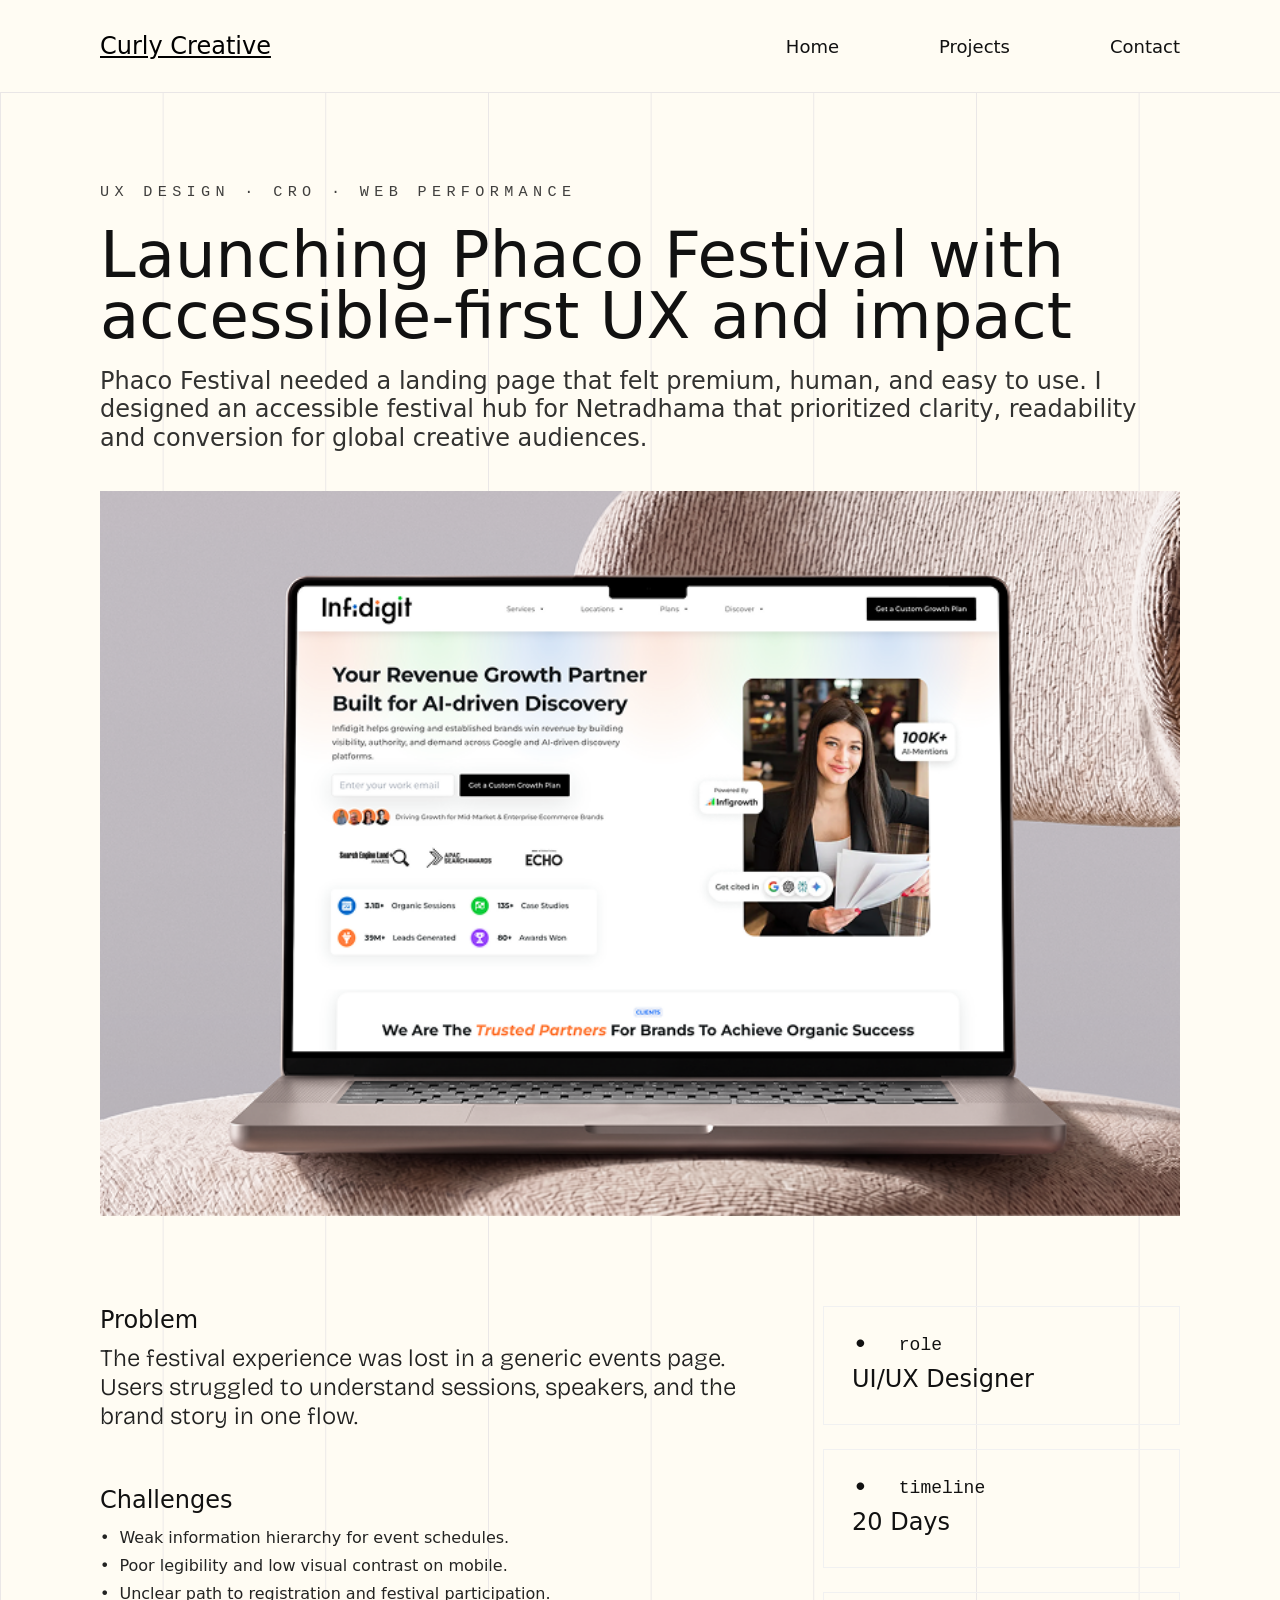
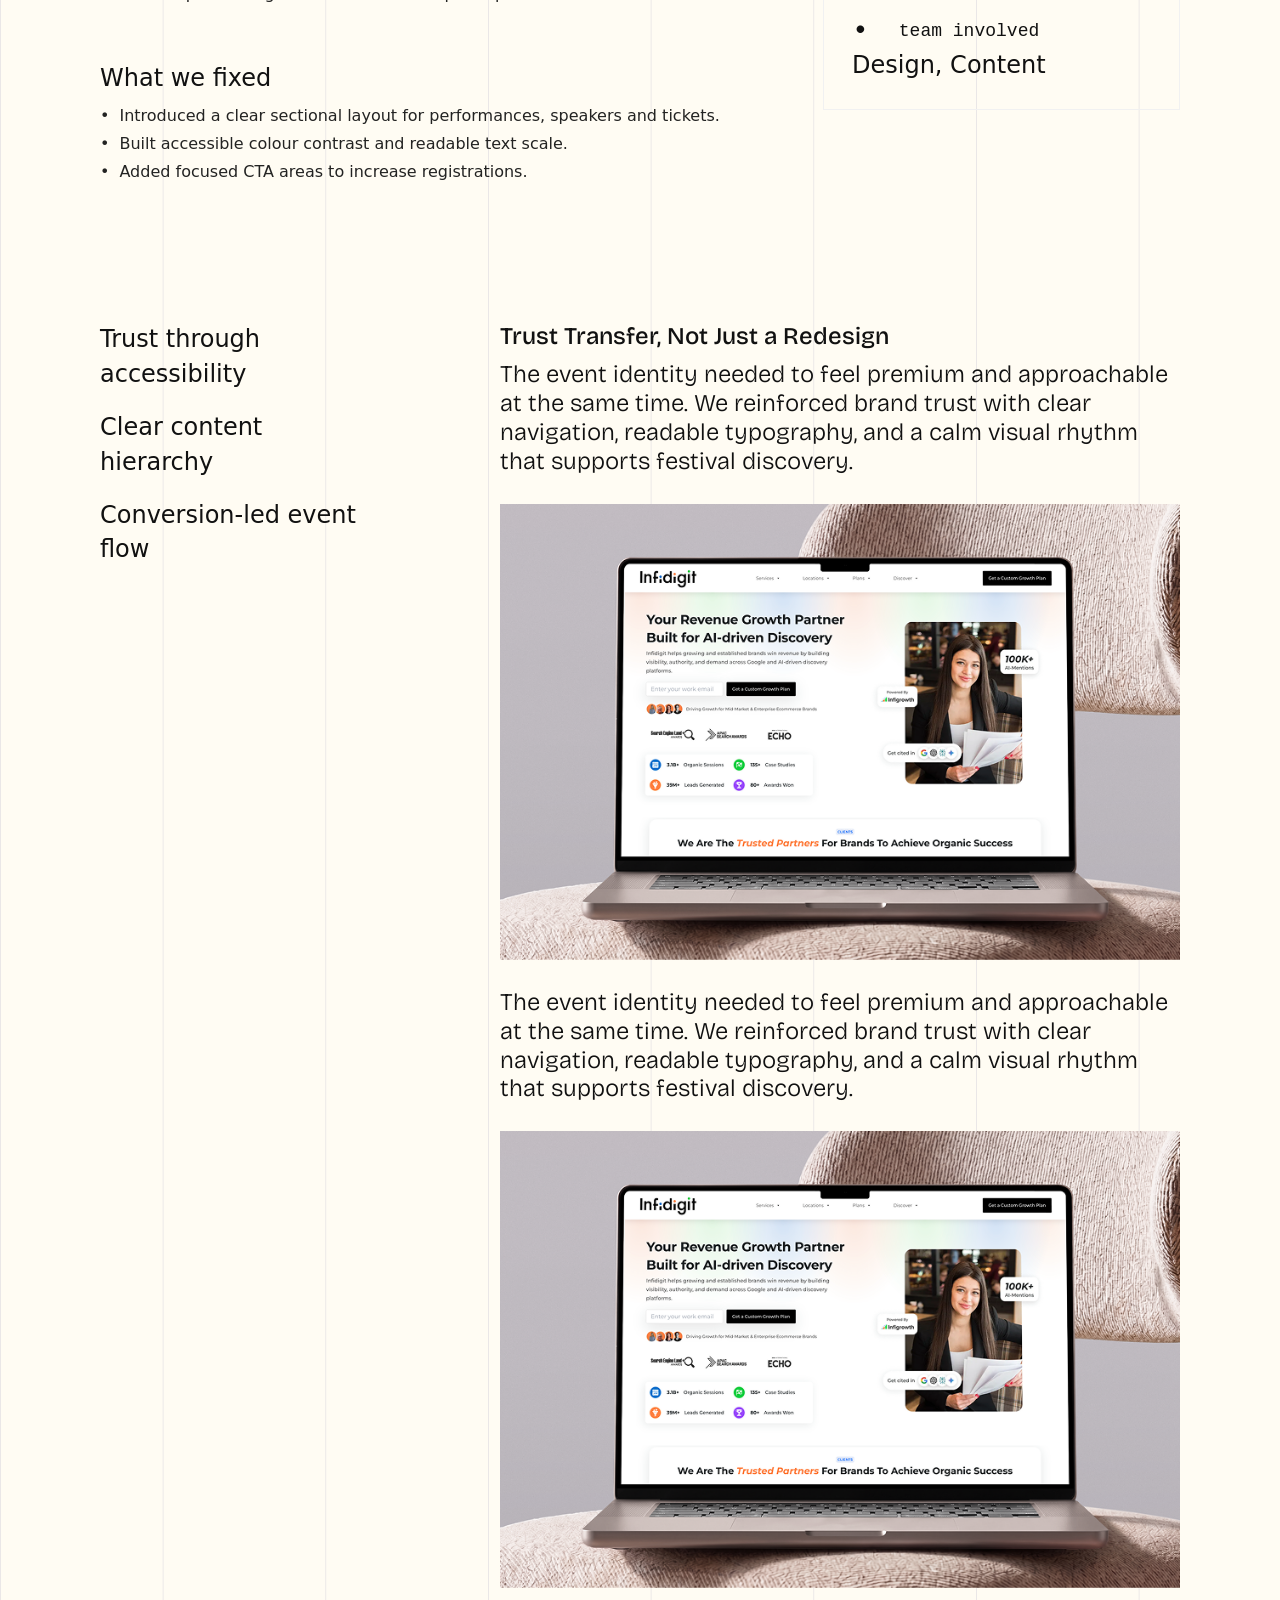
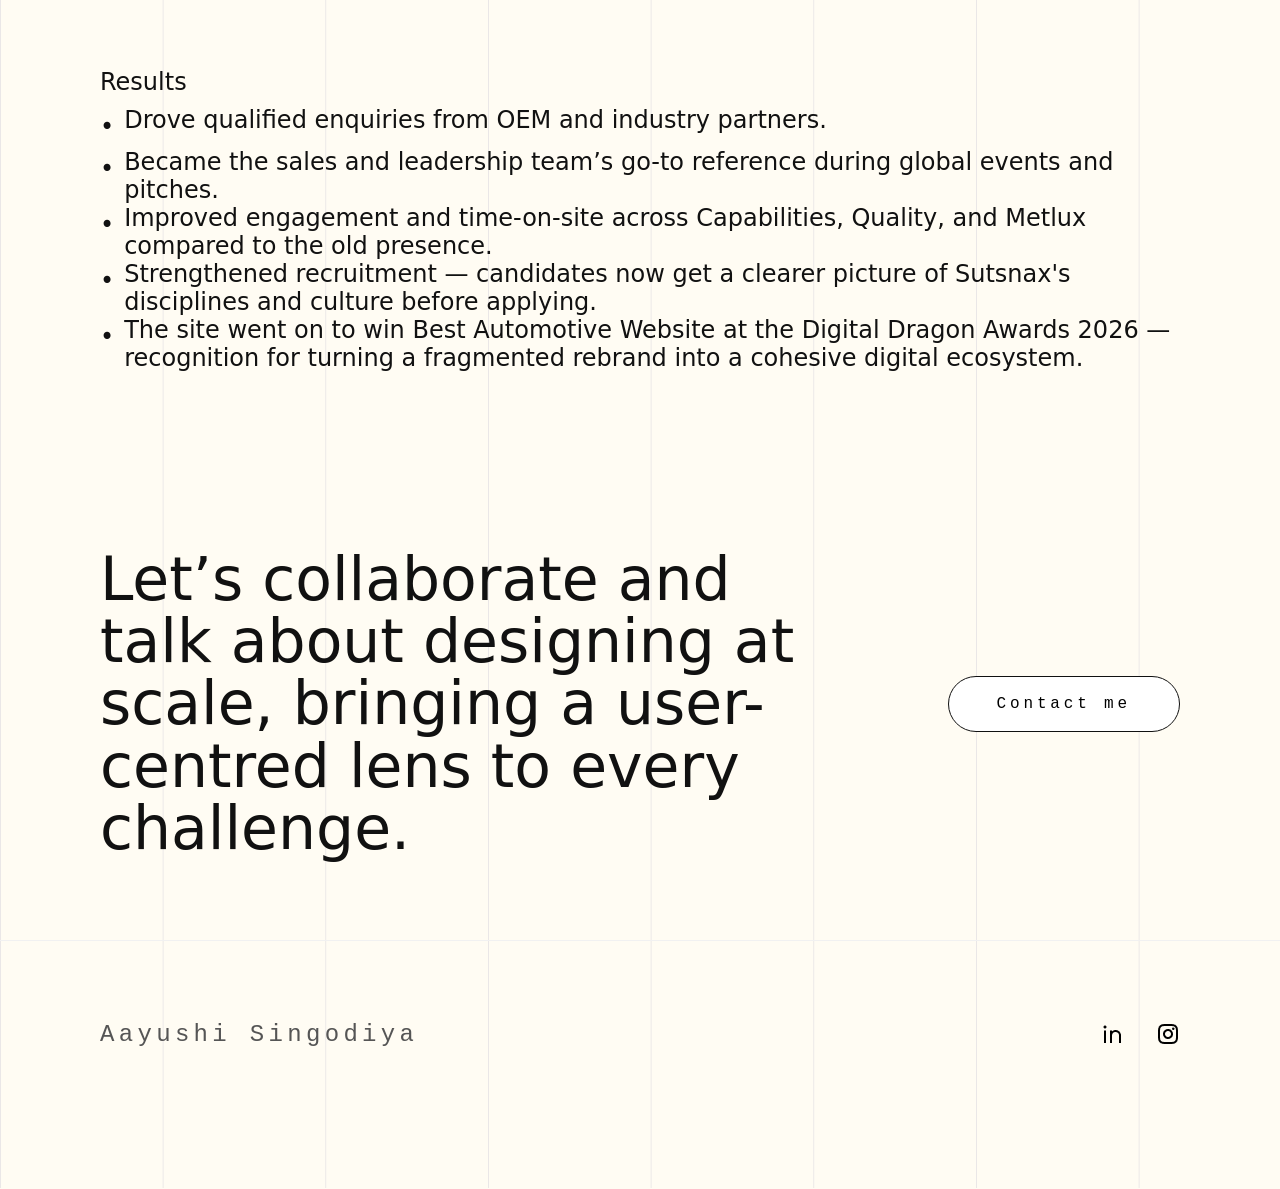
<file: case-study-netradhama.html>
<!DOCTYPE html>
<html lang="en">
<head>
  <meta charset="UTF-8">
  <meta name="viewport" content="width=device-width, initial-scale=1.0">
  <title>Netradhama Case Study — Aayushi Singodiya</title>
  <link rel="preconnect" href="https://fonts.googleapis.com">
  <link rel="preconnect" href="https://fonts.gstatic.com" crossorigin>
  <link href="https://fonts.googleapis.com/css2?family=Bricolage+Grotesque:opsz,wght@12..96,200..800&display=swap" rel="stylesheet">
  <link rel="stylesheet" href="style.css">
</head>
<body>
<header>
  <div class="logo"><a href="/portfolio/">Curly Creative</a></div>
  <nav>
    <a href="index.html">Home</a>
    <a href="index.html#projects">Projects</a>
    <a href="index.html#contact">Contact</a>
  </nav>
</header>
<main>
  <section class="case-study-hero">
    <span class="case-study-kicker">UX Design · CRO · Web Performance</span>
    <h1>Launching Phaco Festival with accessible-first UX and impact</h1>
    <p class="hero-copy">Phaco Festival needed a landing page that felt premium, human, and easy to use. I designed an accessible festival hub for Netradhama that prioritized clarity, readability and conversion for global creative audiences.</p>
    <img class="case-study-hero-image" src="assets/project 2.png" alt="Phaco Festival landing page image">
  </section>

  <section class="case-study-content">
    <div class="case-study-grid">
      <div class="case-study-copy">
        <div class="case-study-section">
          <h2>Problem</h2>
          <p>The festival experience was lost in a generic events page. Users struggled to understand sessions, speakers, and the brand story in one flow.</p>
        </div>

        <div class="case-study-section">
          <h2>Challenges</h2>
          <ul>
            <li>Weak information hierarchy for event schedules.</li>
            <li>Poor legibility and low visual contrast on mobile.</li>
            <li>Unclear path to registration and festival participation.</li>
          </ul>
        </div>

        <div class="case-study-section">
          <h2>What we fixed</h2>
          <ul>
            <li>Introduced a clear sectional layout for performances, speakers and tickets.</li>
            <li>Built accessible colour contrast and readable text scale.</li>
            <li>Added focused CTA areas to increase registrations.</li>
          </ul>
        </div>
      </div>

      <aside class="case-study-sidebar">
        <div class="case-study-meta">
          <strong>Role</strong>
          <p>UI/UX Designer</p>
        </div>
        <div class="case-study-meta">
          <strong>Timeline</strong>
          <p>20 Days</p>
        </div>
        <div class="case-study-meta">
          <strong>Team involved</strong>
          <p>Design, Content</p>
        </div>
      </aside>
    </div>

    <section class="case-study-secondary">
      <div class="case-study-secondary-grid">
        <aside class="case-study-secondary-sidebar">
          <!-- <div class="secondary-sidebar-label">What matters</div> -->
          <ul>
            <li>Trust through accessibility</li>
            <li>Clear content hierarchy</li>
            <li>Conversion-led event flow</li>
          </ul>
        </aside>
        <div class="case-study-secondary-content">
          <div class="case-study-section">
            <h2>Trust Transfer, Not Just a Redesign</h2>
            <p>The event identity needed to feel premium and approachable at the same time. We reinforced brand trust with clear navigation, readable typography, and a calm visual rhythm that supports festival discovery.</p>
          </div>
          <img class="case-study-secondary-image" src="assets/project 2.png" alt="Phaco Festival ux image">
          <div class="case-study-section">
            <p>The event identity needed to feel premium and approachable at the same time. We reinforced brand trust with clear navigation, readable typography, and a calm visual rhythm that supports festival discovery.</p>
          </div>
          <img class="case-study-secondary-image" src="assets/project 2.png" alt="Phaco Festival ux image">
        </div>
      </div>
    </section>

    <div class="case-study-section results">
      <h2>Results</h2>
      <ul>
        <li>Drove qualified enquiries from OEM and industry partners.</li>
        <li>Became the sales and leadership team’s go-to reference during global events and pitches.</li>
        <li>Improved engagement and time-on-site across Capabilities, Quality, and Metlux compared to the old presence.</li>
        <li>Strengthened recruitment — candidates now get a clearer picture of Sutsnax's disciplines and culture before applying.</li>
        <li>The site went on to win Best Automotive Website at the Digital Dragon Awards 2026 — recognition for turning a fragmented rebrand into a cohesive digital ecosystem.</li>
      </ul>
    </div>
  </section>
  <section class="contact" id="contact">
    <div class="contact-copy"><h2>Let’s collaborate and talk about designing at scale, bringing a user-centred lens to every challenge.</h2></div>
    <button type="button"><a href="mailto:itsmeaayushisingodiya@gmail.com">Contact me</a></button>
  </section>
</main>
<footer class="site-footer">
  <p>Aayushi Singodiya</p>
  <div class="footer-links">
    <!-- <a href="#"><img loading="lazy" decoding="async" src="https://itsmeaayushi.github.io/portfolio/assets/behance-line.png" alt="behance icon"></a> -->
    <a href="https://www.linkedin.com/in/aayushi-singodiya-550233246/" target="_blank"><img loading="lazy" decoding="async" src="https://itsmeaayushi.github.io/portfolio/assets/linkedin-line.png" alt="linkedin icon"></a>
    <a href="https://www.behance.net/aayushisingodi" target="_blank"><img loading="lazy" decoding="async" src="https://itsmeaayushi.github.io/portfolio/assets/instagram-line.png" alt="instagram icon"></a>
  </div>
</footer>
</body>
</html>
</file>
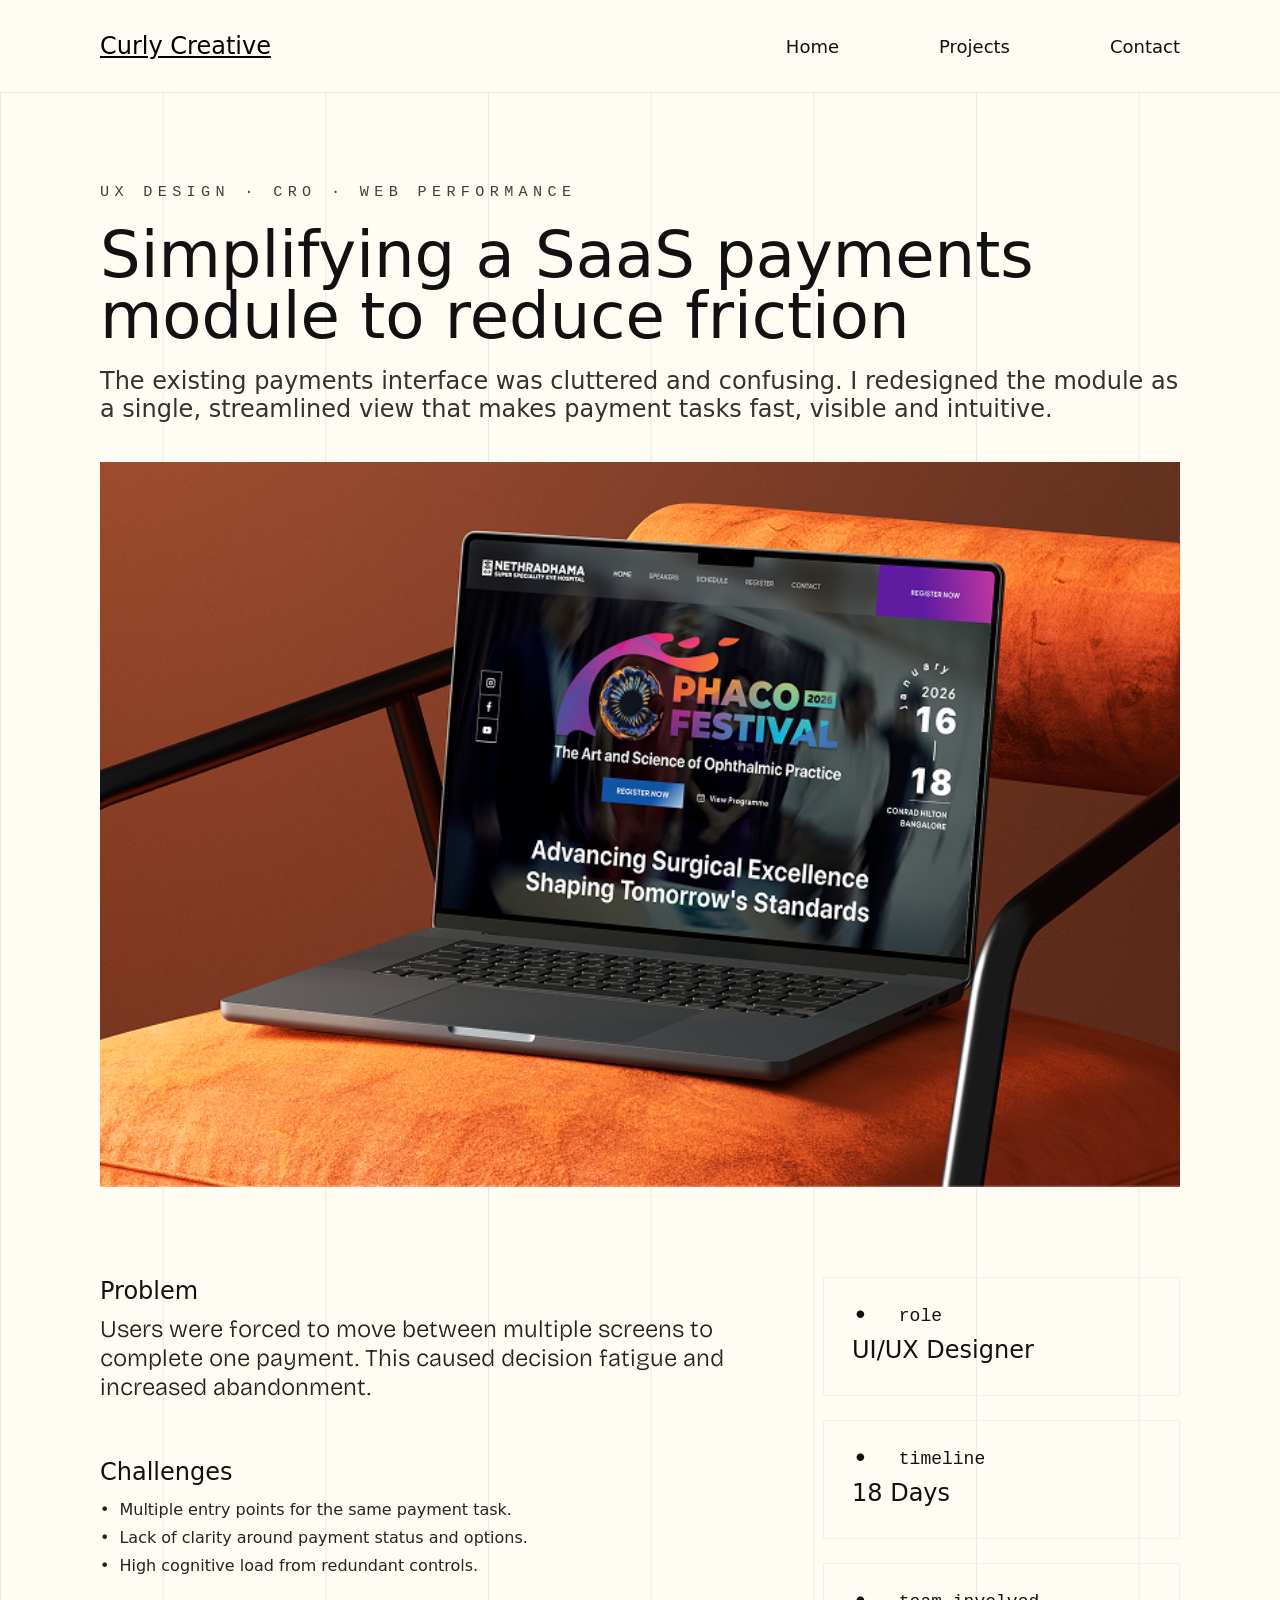
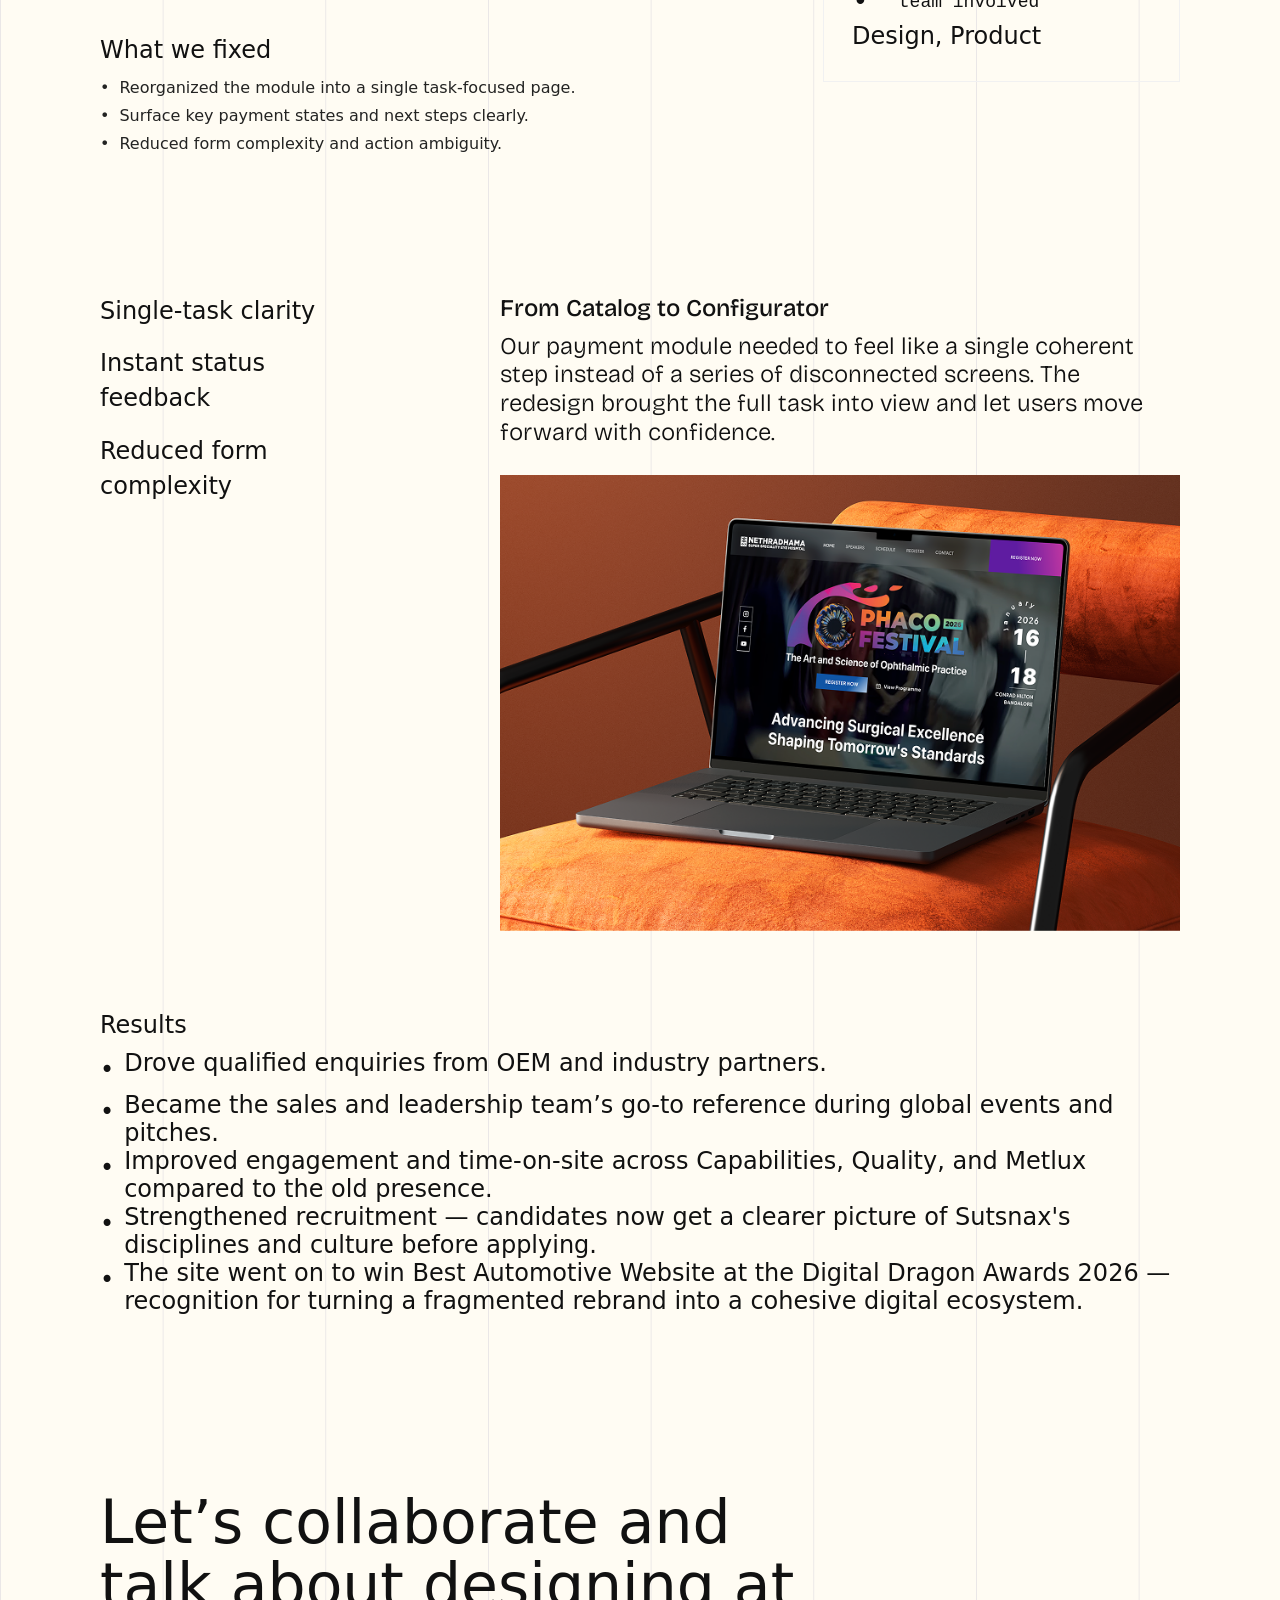
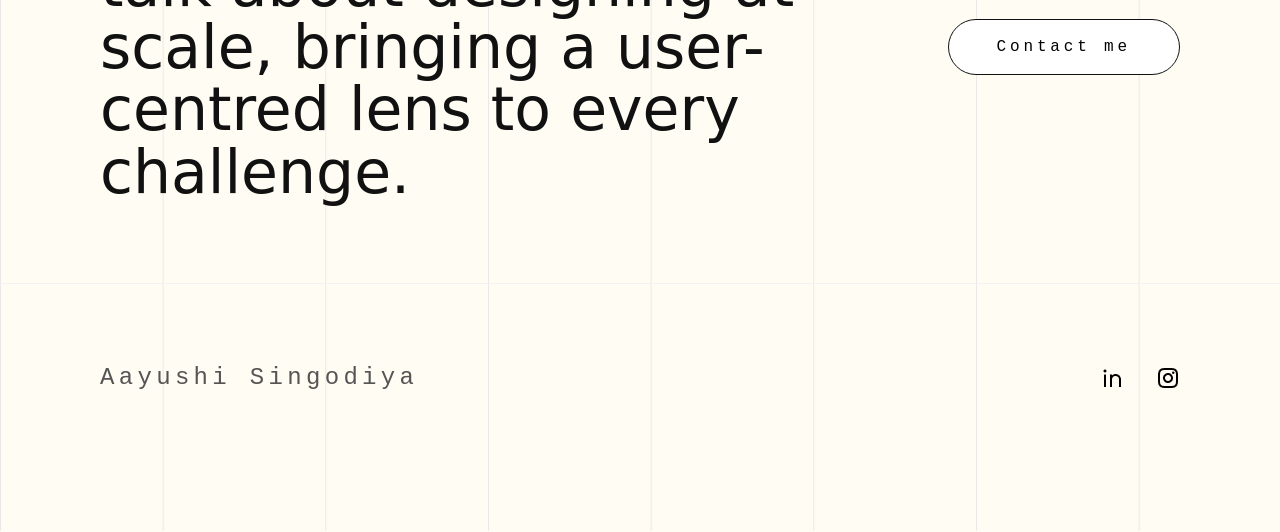
<file: case-study-payments.html>
<!DOCTYPE html>
<html lang="en">
<head>
  <meta charset="UTF-8">
  <meta name="viewport" content="width=device-width, initial-scale=1.0">
  <title>SaaS Payments Case Study — Aayushi Singodiya</title>
  <link rel="preconnect" href="https://fonts.googleapis.com">
  <link rel="preconnect" href="https://fonts.gstatic.com" crossorigin>
  <link href="https://fonts.googleapis.com/css2?family=Bricolage+Grotesque:opsz,wght@12..96,200..800&display=swap" rel="stylesheet">
  <link rel="stylesheet" href="style.css">
</head>
<body>
<header>
  <div class="logo"><a href="/portfolio/">Curly Creative</a></div>
  <nav>
    <a href="index.html">Home</a>
    <a href="index.html#projects">Projects</a>
    <a href="index.html#contact">Contact</a>
  </nav>
</header>
<main>
  <section class="case-study-hero">
    <span class="case-study-kicker">UX Design · CRO · Web Performance</span>
    <h1>Simplifying a SaaS payments module to reduce friction</h1>
    <p class="hero-copy">The existing payments interface was cluttered and confusing. I redesigned the module as a single, streamlined view that makes payment tasks fast, visible and intuitive.</p>
    <img class="case-study-hero-image" src="assets/project 3.png" alt="SaaS payments module design image">
  </section>

  <section class="case-study-content">
    <div class="case-study-grid">
      <div class="case-study-copy">
        <div class="case-study-section">
          <h2>Problem</h2>
          <p>Users were forced to move between multiple screens to complete one payment. This caused decision fatigue and increased abandonment.</p>
        </div>

        <div class="case-study-section">
          <h2>Challenges</h2>
          <ul>
            <li>Multiple entry points for the same payment task.</li>
            <li>Lack of clarity around payment status and options.</li>
            <li>High cognitive load from redundant controls.</li>
          </ul>
        </div>

        <div class="case-study-section">
          <h2>What we fixed</h2>
          <ul>
            <li>Reorganized the module into a single task-focused page.</li>
            <li>Surface key payment states and next steps clearly.</li>
            <li>Reduced form complexity and action ambiguity.</li>
          </ul>
        </div>
      </div>

      <aside class="case-study-sidebar">
        <div class="case-study-meta">
          <strong>Role</strong>
          <p>UI/UX Designer</p>
        </div>
        <div class="case-study-meta">
          <strong>Timeline</strong>
          <p>18 Days</p>
        </div>
        <div class="case-study-meta">
          <strong>Team involved</strong>
          <p>Design, Product</p>
        </div>
      </aside>
    </div>

    <section class="case-study-secondary">
      <div class="case-study-secondary-grid">
        <aside class="case-study-secondary-sidebar">
          <!-- <div class="secondary-sidebar-label">What matters</div> -->
          <ul>
            <li>Single-task clarity</li>
            <li>Instant status feedback</li>
            <li>Reduced form complexity</li>
          </ul>
        </aside>
        <div class="case-study-secondary-content">
          <div class="case-study-section">
            <h2>From Catalog to Configurator</h2>
            <p>Our payment module needed to feel like a single coherent step instead of a series of disconnected screens. The redesign brought the full task into view and let users move forward with confidence.</p>
          </div>
          <img class="case-study-secondary-image" src="assets/project 3.png" alt="Payments module design image">
        </div>
      </div>
    </section>

    <div class="case-study-section results">
      <h2>Results</h2>
      <ul>
        <li>Drove qualified enquiries from OEM and industry partners.</li>
        <li>Became the sales and leadership team’s go-to reference during global events and pitches.</li>
        <li>Improved engagement and time-on-site across Capabilities, Quality, and Metlux compared to the old presence.</li>
        <li>Strengthened recruitment — candidates now get a clearer picture of Sutsnax's disciplines and culture before applying.</li>
        <li>The site went on to win Best Automotive Website at the Digital Dragon Awards 2026 — recognition for turning a fragmented rebrand into a cohesive digital ecosystem.</li>
      </ul>
    </div>
  </section>
  <section class="contact" id="contact">
    <div class="contact-copy"><h2>Let’s collaborate and talk about designing at scale, bringing a user-centred lens to every challenge.</h2></div>
    <button type="button"><a href="mailto:itsmeaayushisingodiya@gmail.com">Contact me</a></button>
  </section>
</main>
<footer class="site-footer">
  <p>Aayushi Singodiya</p>
  <div class="footer-links">
    <!-- <a href="#"><img loading="lazy" decoding="async" src="https://itsmeaayushi.github.io/portfolio/assets/behance-line.png" alt="behance icon"></a> -->
    <a href="https://www.linkedin.com/in/aayushi-singodiya-550233246/" target="_blank"><img loading="lazy" decoding="async" src="https://itsmeaayushi.github.io/portfolio/assets/linkedin-line.png" alt="linkedin icon"></a>
    <a href="https://www.behance.net/aayushisingodi" target="_blank"><img loading="lazy" decoding="async" src="https://itsmeaayushi.github.io/portfolio/assets/instagram-line.png" alt="instagram icon"></a>
  </div>
</footer>
</body>
</html>
</file>
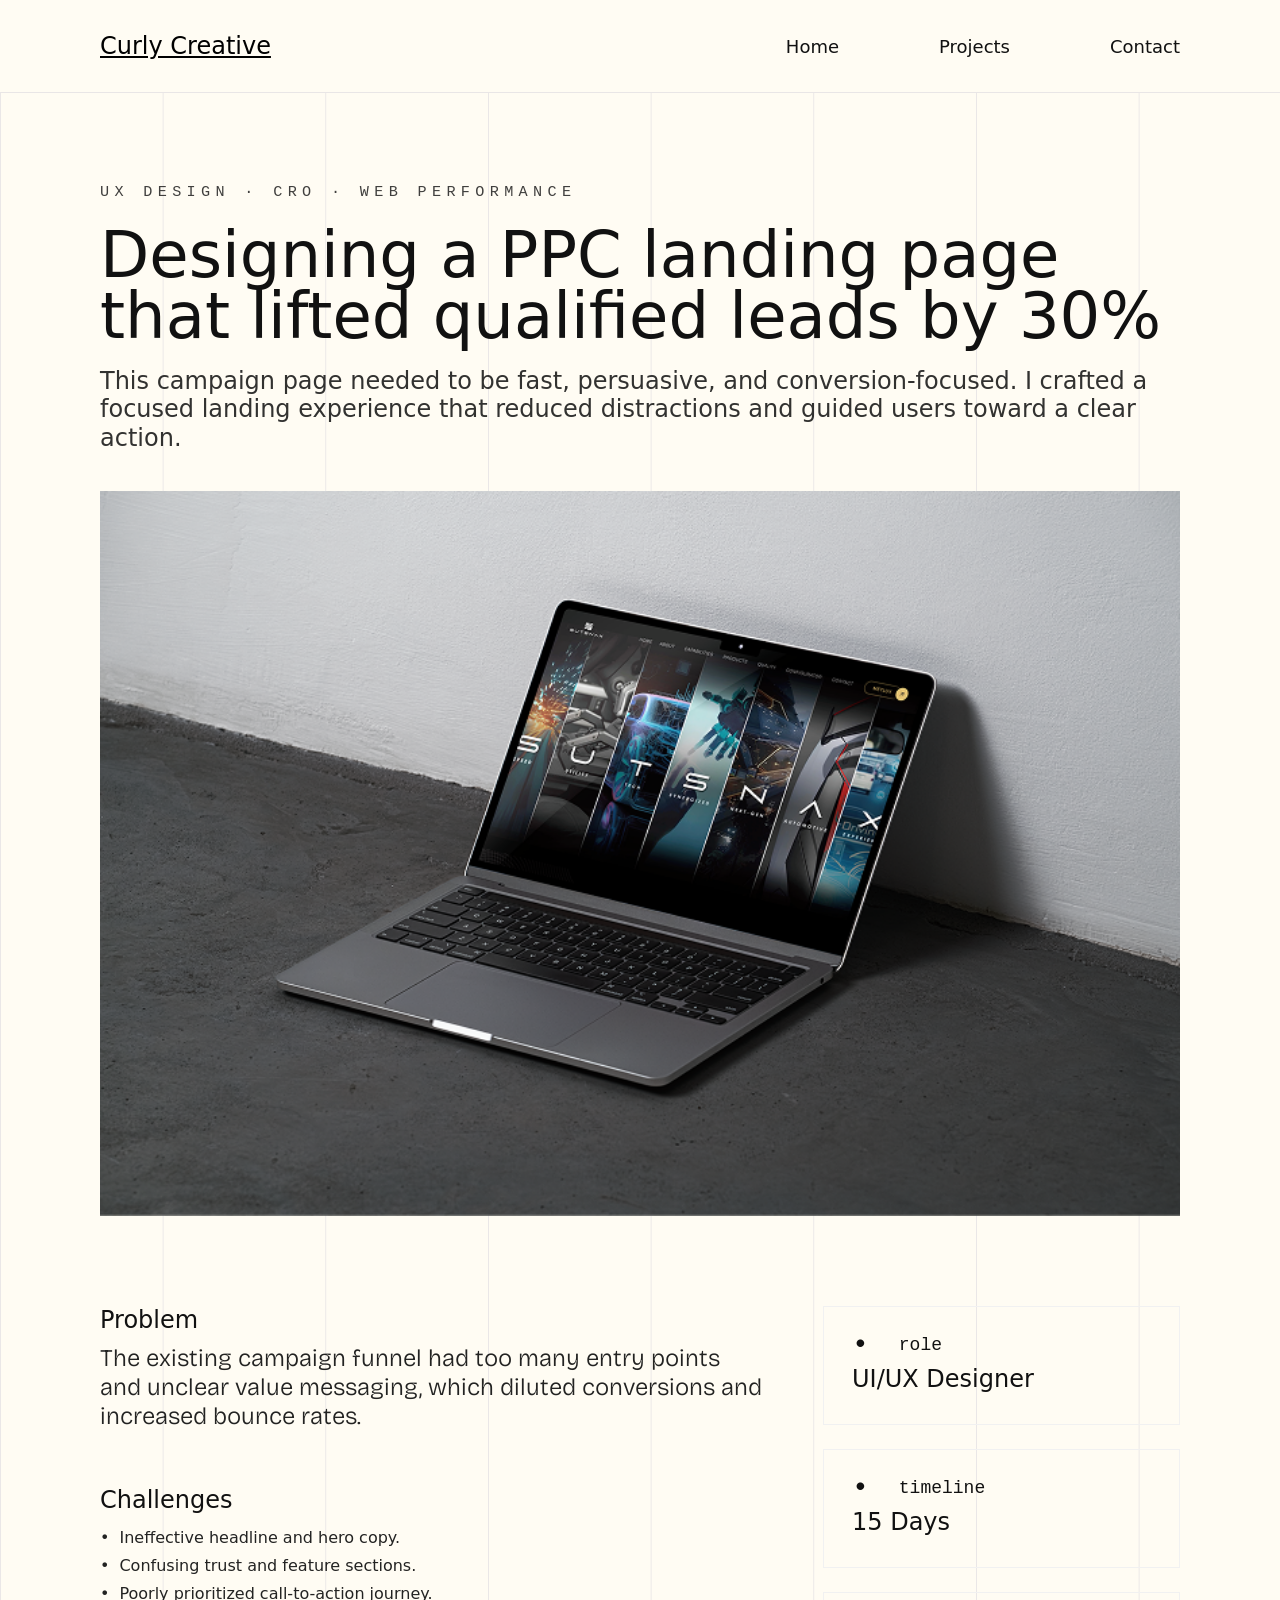
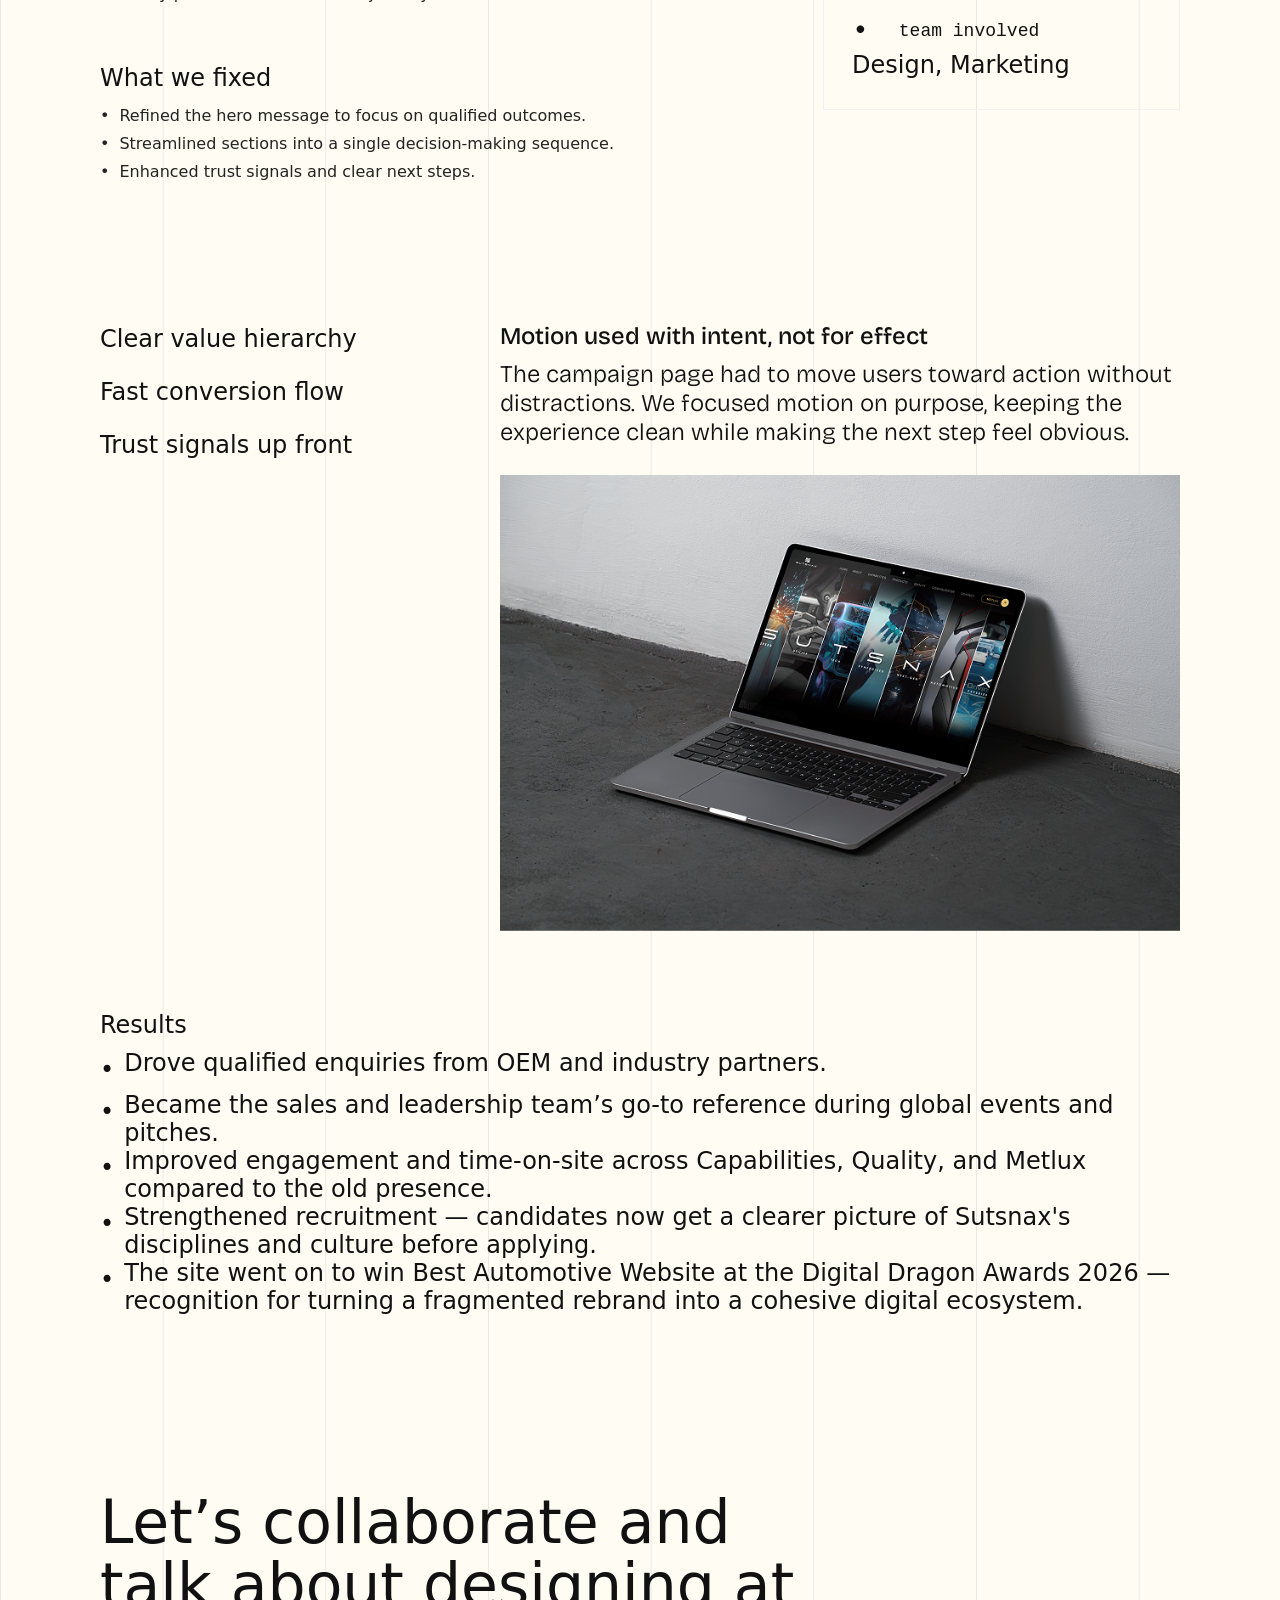
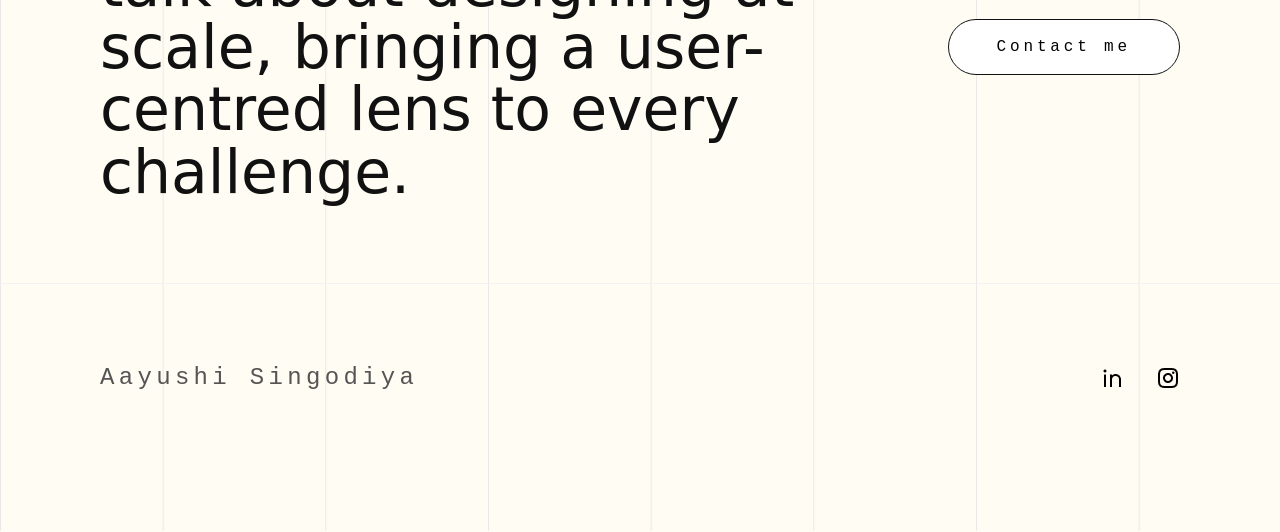
<file: case-study-ppc.html>
<!DOCTYPE html>
<html lang="en">
<head>
  <meta charset="UTF-8">
  <meta name="viewport" content="width=device-width, initial-scale=1.0">
  <title>PPC Landing Page Case Study — Aayushi Singodiya</title>
  <link rel="preconnect" href="https://fonts.googleapis.com">
  <link rel="preconnect" href="https://fonts.gstatic.com" crossorigin>
  <link href="https://fonts.googleapis.com/css2?family=Bricolage+Grotesque:opsz,wght@12..96,200..800&display=swap" rel="stylesheet">
  <link rel="stylesheet" href="style.css">
</head>
<body>
<header>
   <div class="logo"><a href="/portfolio/">Curly Creative</a></div>
  <nav>
    <a href="index.html">Home</a>
    <a href="index.html#projects">Projects</a>
    <a href="index.html#contact">Contact</a>
  </nav>
</header>
<main>
  <section class="case-study-hero">
    <span class="case-study-kicker">UX Design · CRO · Web Performance</span>
    <h1>Designing a PPC landing page that lifted qualified leads by 30%</h1>
    <p class="hero-copy">This campaign page needed to be fast, persuasive, and conversion-focused. I crafted a focused landing experience that reduced distractions and guided users toward a clear action.</p>
    <img class="case-study-hero-image" src="assets/project 4.png" alt="PPC landing page design image">
  </section>

  <section class="case-study-content">
    <div class="case-study-grid">
      <div class="case-study-copy">
        <div class="case-study-section">
          <h2>Problem</h2>
          <p>The existing campaign funnel had too many entry points and unclear value messaging, which diluted conversions and increased bounce rates.</p>
        </div>

        <div class="case-study-section">
          <h2>Challenges</h2>
          <ul>
            <li>Ineffective headline and hero copy.</li>
            <li>Confusing trust and feature sections.</li>
            <li>Poorly prioritized call-to-action journey.</li>
          </ul>
        </div>

        <div class="case-study-section">
          <h2>What we fixed</h2>
          <ul>
            <li>Refined the hero message to focus on qualified outcomes.</li>
            <li>Streamlined sections into a single decision-making sequence.</li>
            <li>Enhanced trust signals and clear next steps.</li>
          </ul>
        </div>
      </div>

      <aside class="case-study-sidebar">
        <div class="case-study-meta">
          <strong>Role</strong>
          <p>UI/UX Designer</p>
        </div>
        <div class="case-study-meta">
          <strong>Timeline</strong>
          <p>15 Days</p>
        </div>
        <div class="case-study-meta">
          <strong>Team involved</strong>
          <p>Design, Marketing</p>
        </div>
      </aside>
    </div>

    <section class="case-study-secondary">
      <div class="case-study-secondary-grid">
        <aside class="case-study-secondary-sidebar">
          <!-- <div class="secondary-sidebar-label">What matters</div> -->
          <ul>
            <li>Clear value hierarchy</li>
            <li>Fast conversion flow</li>
            <li>Trust signals up front</li>
          </ul>
        </aside>
        <div class="case-study-secondary-content">
          <div class="case-study-section">
            <h2>Motion used with intent, not for effect</h2>
            <p>The campaign page had to move users toward action without distractions. We focused motion on purpose, keeping the experience clean while making the next step feel obvious.</p>
          </div>
          <img class="case-study-secondary-image" src="assets/project 4.png" alt="PPC landing page screenshot">
        </div>
      </div>
    </section>

    <div class="case-study-section results">
      <h2>Results</h2>
      <ul>
        <li>Drove qualified enquiries from OEM and industry partners.</li>
        <li>Became the sales and leadership team’s go-to reference during global events and pitches.</li>
        <li>Improved engagement and time-on-site across Capabilities, Quality, and Metlux compared to the old presence.</li>
        <li>Strengthened recruitment — candidates now get a clearer picture of Sutsnax's disciplines and culture before applying.</li>
        <li>The site went on to win Best Automotive Website at the Digital Dragon Awards 2026 — recognition for turning a fragmented rebrand into a cohesive digital ecosystem.</li>
      </ul>
    </div>
  </section>
  <section class="contact" id="contact">
    <div class="contact-copy"><h2>Let’s collaborate and talk about designing at scale, bringing a user-centred lens to every challenge.</h2></div>
    <button type="button"><a href="mailto:itsmeaayushisingodiya@gmail.com">Contact me</a></button>
  </section>
</main>
<footer class="site-footer">
  <p>Aayushi Singodiya</p>
  <div class="footer-links">
    <!-- <a href="#"><img loading="lazy" decoding="async" src="https://itsmeaayushi.github.io/portfolio/assets/behance-line.png" alt="behance icon"></a> -->
    <a href="https://www.linkedin.com/in/aayushi-singodiya-550233246/" target="_blank"><img loading="lazy" decoding="async" src="https://itsmeaayushi.github.io/portfolio/assets/linkedin-line.png" alt="linkedin icon"></a>
    <a href="https://www.behance.net/aayushisingodi" target="_blank"><img loading="lazy" decoding="async" src="https://itsmeaayushi.github.io/portfolio/assets/instagram-line.png" alt="instagram icon"></a>
  </div>
</footer>


</body>
</html>
</file>
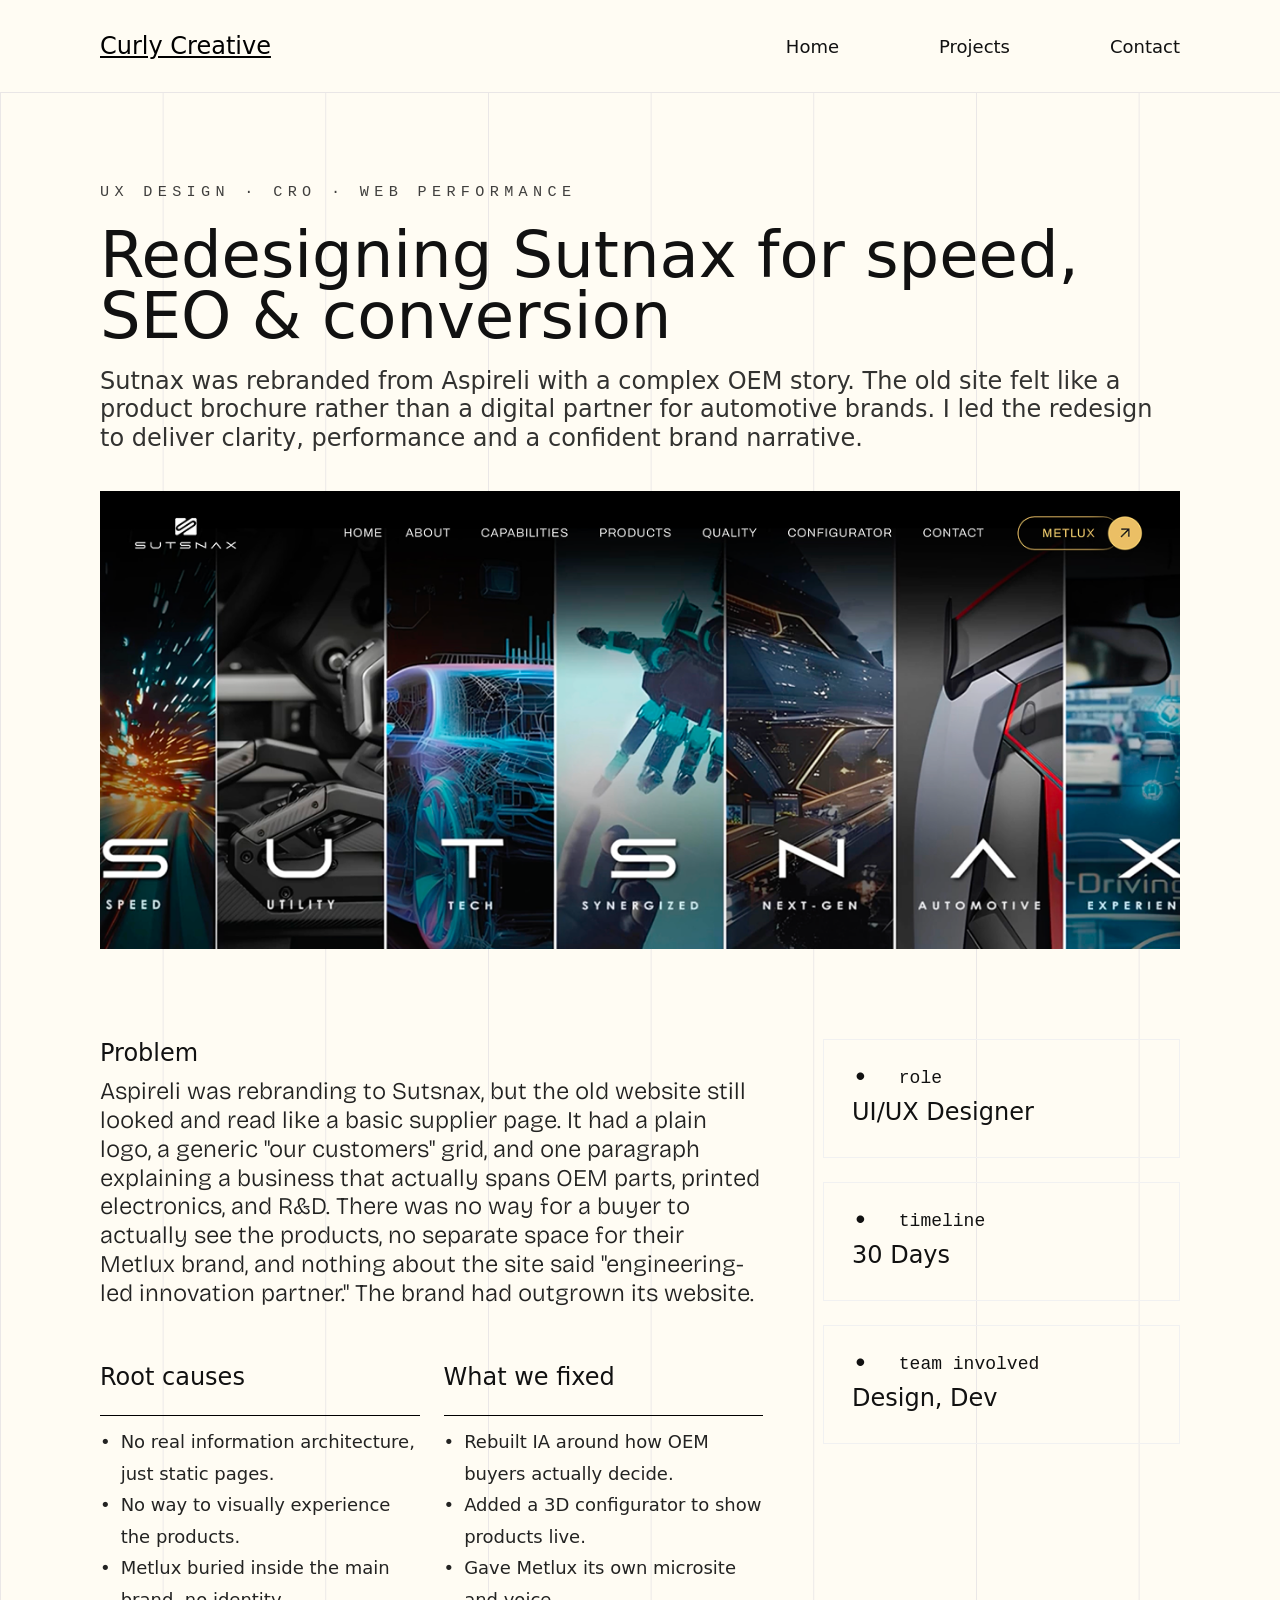
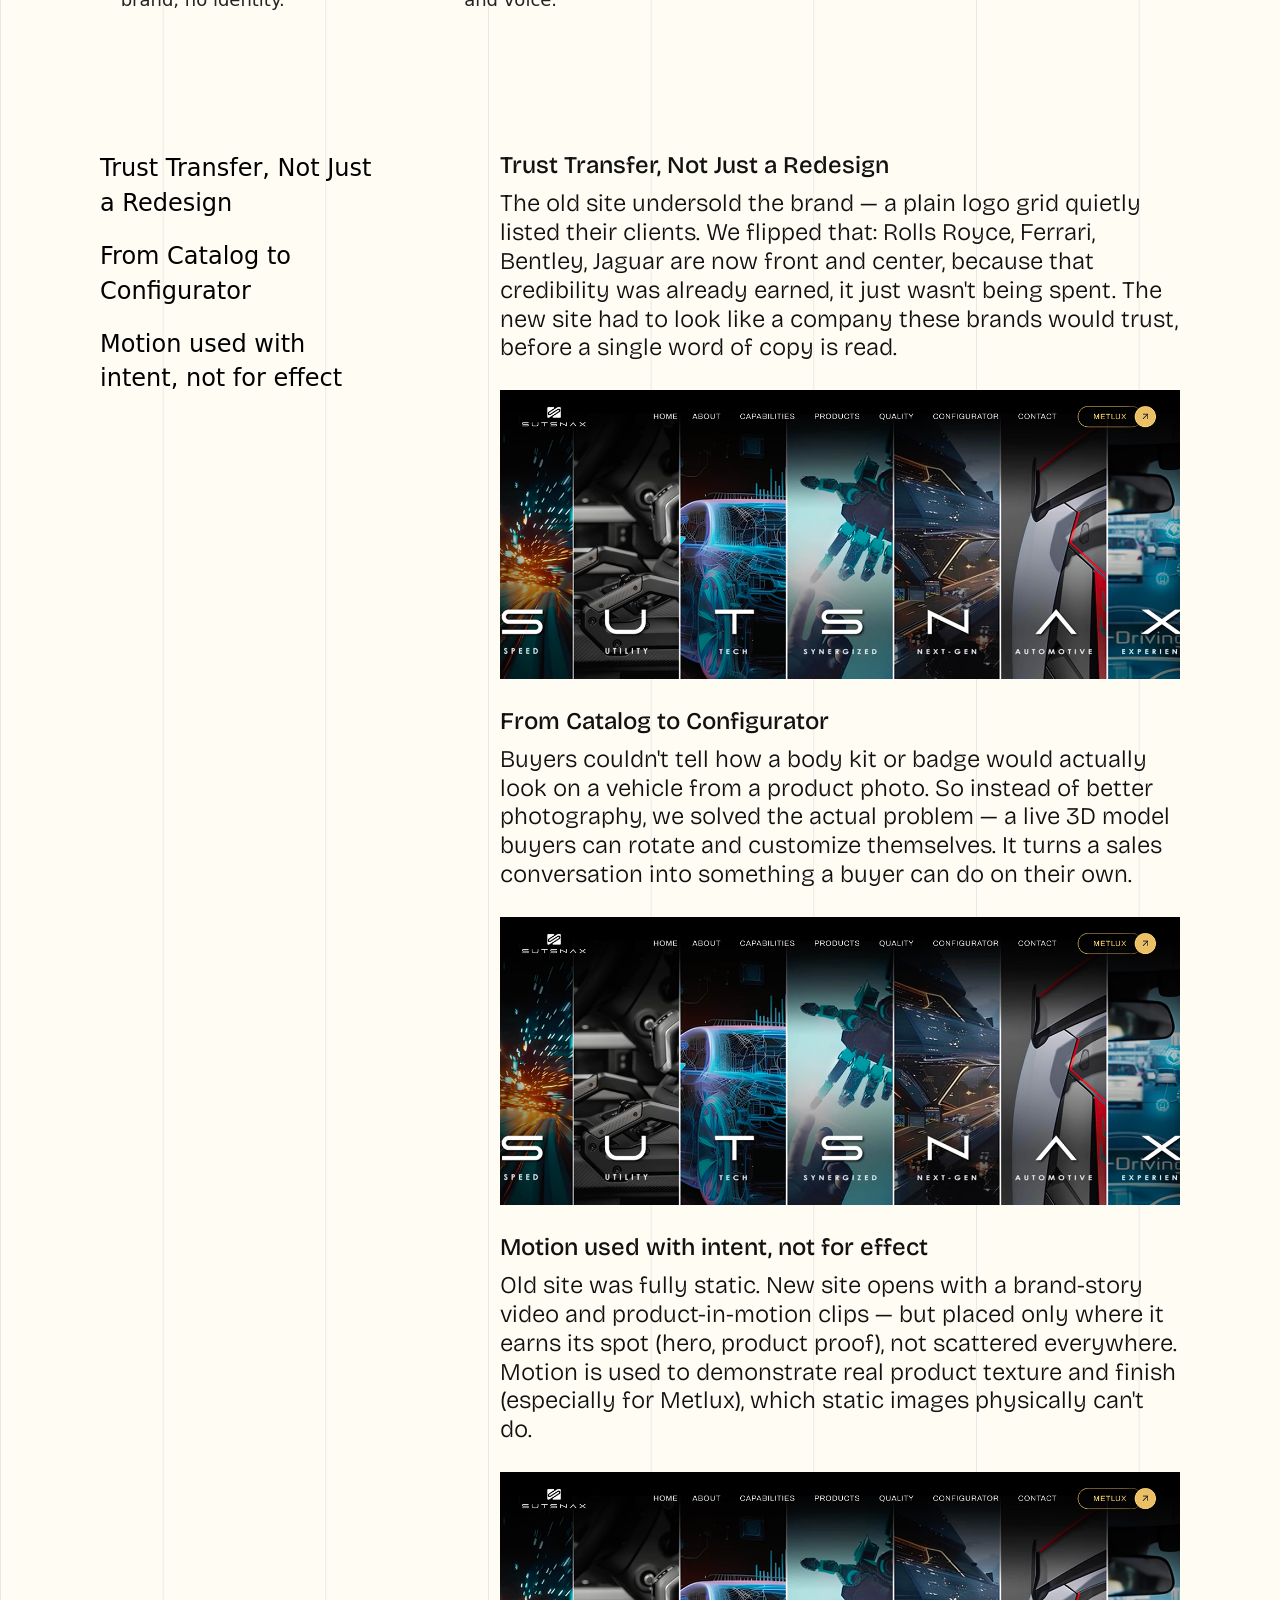
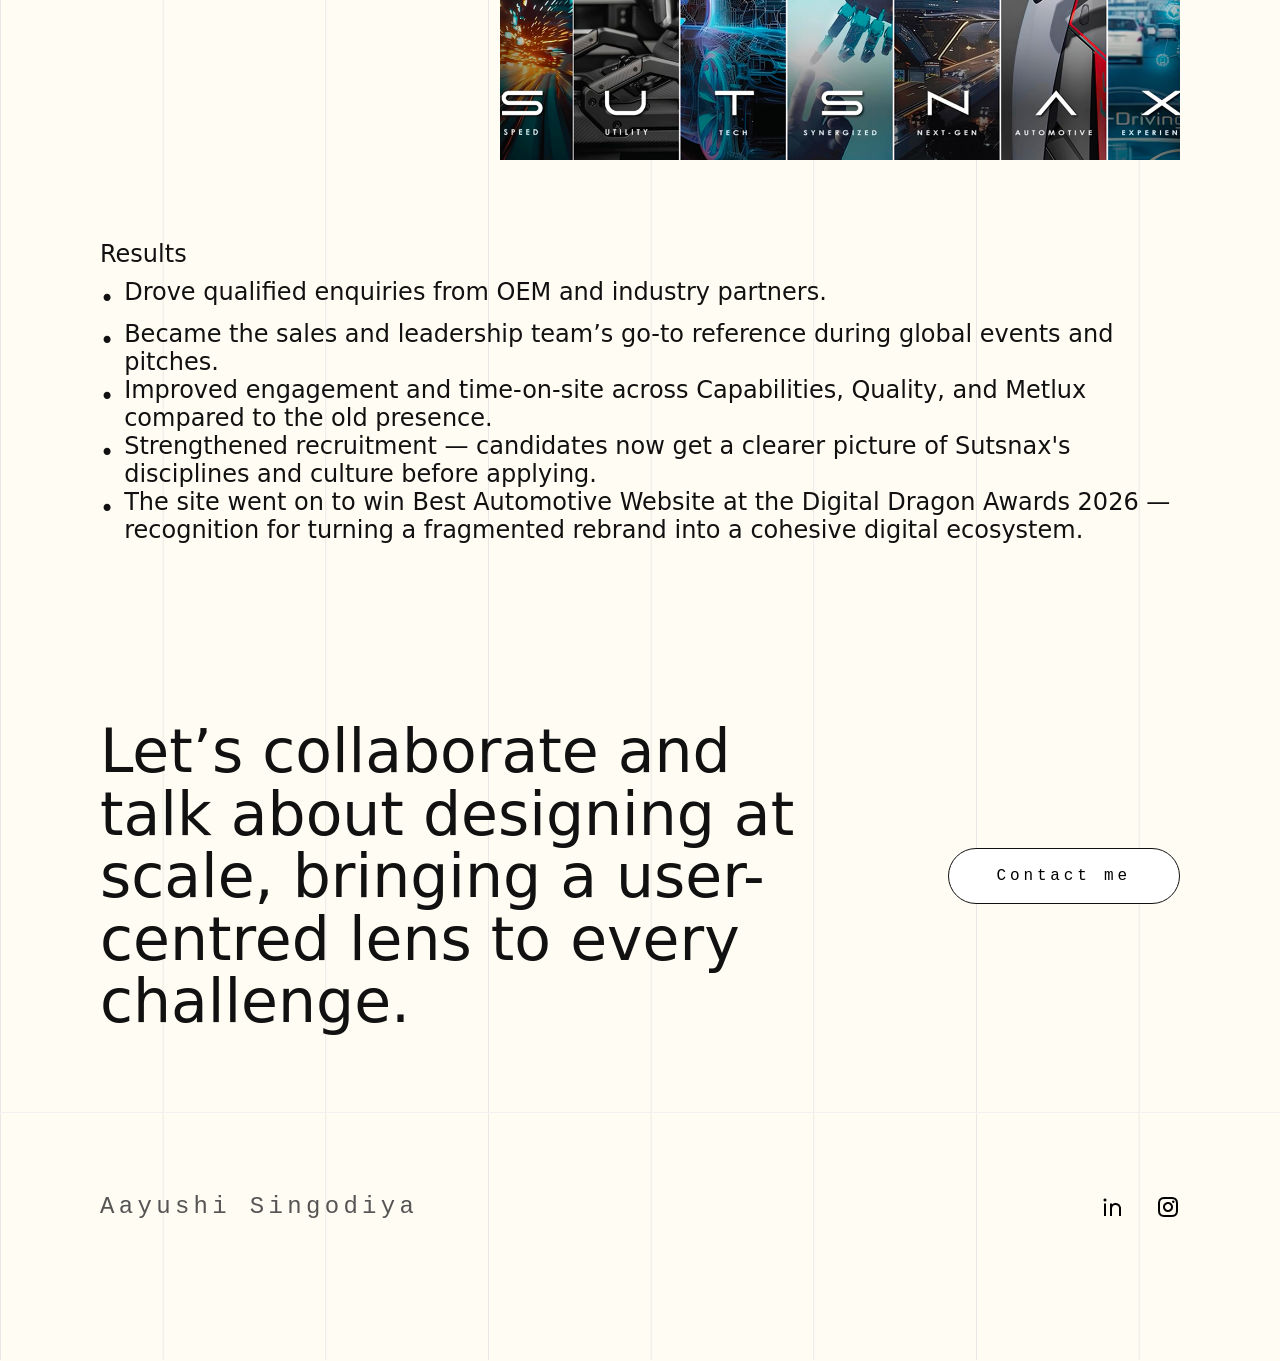
<file: case-study-sutnax.html>
<!DOCTYPE html>
<html lang="en">
<head>
  <meta charset="UTF-8">
  <meta name="viewport" content="width=device-width, initial-scale=1.0">
  <title>Sutnax Case Study — Aayushi Singodiya</title>
  <link rel="preconnect" href="https://fonts.googleapis.com">
  <link rel="preconnect" href="https://fonts.gstatic.com" crossorigin>
  <link href="https://fonts.googleapis.com/css2?family=Bricolage+Grotesque:opsz,wght@12..96,200..800&display=swap" rel="stylesheet">
  <link rel="stylesheet" href="style.css">
</head>
<body>
<header>
   <div class="logo"><a href="/portfolio/">Curly Creative</a></div>
  <nav>
    <a href="index.html">Home</a>
    <a href="index.html#projects">Projects</a>
    <a href="index.html#contact">Contact</a>
  </nav>
</header>
<main>
  <section class="case-study-hero">
    <span class="case-study-kicker">UX Design · CRO · Web Performance</span>
    <h1>Redesigning Sutnax for speed, SEO & conversion</h1>
    <p class="hero-copy">Sutnax was rebranded from Aspireli with a complex OEM story. The old site felt like a product brochure rather than a digital partner for automotive brands. I led the redesign to deliver clarity, performance and a confident brand narrative.</p>
    <img class="case-study-hero-image" src="assets/Sutsnax case study.png" alt="Sutnax website hero image">
  </section>

  <section class="case-study-content">
    <div class="case-study-grid">
      <div class="case-study-copy">
        <div class="case-study-section">
          <h2>Problem</h2>
          <p>Aspireli was rebranding to Sutsnax, but the old website still looked and read like a basic supplier page. It had a plain logo, a generic "our customers" grid, and one paragraph explaining a business that actually spans OEM parts, printed electronics, and R&D. There was no way for a buyer to actually see the products, no separate space for their Metlux brand, and nothing about the site said "engineering-led innovation partner." The brand had outgrown its website.
            </p>
          </div>
<div class="case_study_grid">
        <div class="case-study-section">
          <h2>Root causes</h2>
          <ul>
            <li>No real information architecture, just static pages.</li>
            <li>No way to visually experience the products.</li>
            <li>Metlux buried inside the main brand, no identity.</li>
          </ul>
        </div>

        <div class="case-study-section">
          <h2>What we fixed</h2>
          <ul>
            <li>Rebuilt IA around how OEM buyers actually decide.</li>
            <li>Added a 3D configurator to show products live.</li>
            <li>Gave Metlux its own microsite and voice.</li>
          </ul>
        </div>
        </div>
      </div>

      <aside class="case-study-sidebar">
        <div class="case-study-meta">
          <strong>Role</strong>
          <p>UI/UX Designer</p>
        </div>
        <div class="case-study-meta">
          <strong>Timeline</strong>
          <p>30 Days</p>
        </div>
        <div class="case-study-meta">
          <strong>Team involved</strong>
          <p>Design, Dev</p>
        </div>
      </aside>
    </div>

    <section class="case-study-secondary">
      <div class="case-study-secondary-grid">
        <aside class="case-study-secondary-sidebar">
          <ul>
            <a href="#trust"><li>Trust Transfer, Not Just a Redesign</li></a>
            <a href="#catalog"><li>From Catalog to Configurator</li></a>
            <a href="#motion"><li>Motion used with intent, not for effect</li></a>
          </ul>
        </aside>

        <div class="case-study-secondary-content">
          <div class="case-study-section">
            <h2 id="trust">Trust Transfer, Not Just a Redesign</h2>
            <p>The old site undersold the brand — a plain logo grid quietly listed their clients. We flipped that: Rolls Royce, Ferrari, Bentley, Jaguar are now front and center, because that credibility was already earned, it just wasn't being spent. The new site had to look like a company these brands would trust, before a single word of copy is read.</p>
          </div>
          <img class="case-study-secondary-image" src="assets/Sutsnax case study.png" alt="Sutnax brand page screenshot">
          <div class="case-study-section">
            <h2 id="catalog">From Catalog to Configurator</h2>
            <p>Buyers couldn't tell how a body kit or badge would actually look on a vehicle from a product photo. So instead of better photography, we solved the actual problem — a live 3D model buyers can rotate and customize themselves. It turns a sales conversation into something a buyer can do on their own.</p>
          </div>
          <img class="case-study-secondary-image" src="assets/Sutsnax case study.png" alt="Sutnax brand page screenshot">
          <div class="case-study-section">
            <h2 id="motion">Motion used with intent, not for effect</h2>
            <p>Old site was fully static. New site opens with a brand-story video and product-in-motion clips — but placed only where it earns its spot (hero, product proof), not scattered everywhere. Motion is used to demonstrate real product texture and finish (especially for Metlux), which static images physically can't do.</p>
          </div>
          <img class="case-study-secondary-image" src="assets/Sutsnax case study.png" alt="Sutnax brand page screenshot">
        </div>
      </div>
    </section>

    <div class="case-study-section results">
      <h2>Results</h2>
      <ul>
        <li>Drove qualified enquiries from OEM and industry partners.</li>
        <li>Became the sales and leadership team’s go-to reference during global events and pitches.</li>
        <li>Improved engagement and time-on-site across Capabilities, Quality, and Metlux compared to the old presence.</li>
        <li>Strengthened recruitment — candidates now get a clearer picture of Sutsnax's disciplines and culture before applying.</li>
        <li>The site went on to win Best Automotive Website at the Digital Dragon Awards 2026 — recognition for turning a fragmented rebrand into a cohesive digital ecosystem.</li>
      </ul>
    </div>
  </section>
  <section class="contact" id="contact">
    <div class="contact-copy"><h2>Let’s collaborate and talk about designing at scale, bringing a user-centred lens to every challenge.</h2></div>
    <button type="button"><a href="mailto:itsmeaayushisingodiya@gmail.com">Contact me</a></button>
  </section>
</main>
<footer class="site-footer">
  <p>Aayushi Singodiya</p>
  <div class="footer-links">
    <!-- <a href="#"><img loading="lazy" decoding="async" src="https://itsmeaayushi.github.io/portfolio/assets/behance-line.png" alt="behance icon"></a> -->
    <a href="https://www.linkedin.com/in/aayushi-singodiya-550233246/" target="_blank"><img loading="lazy" decoding="async" src="https://itsmeaayushi.github.io/portfolio/assets/linkedin-line.png" alt="linkedin icon"></a>
    <a href="https://www.behance.net/aayushisingodi" target="_blank"><img loading="lazy" decoding="async" src="https://itsmeaayushi.github.io/portfolio/assets/instagram-line.png" alt="instagram icon"></a>
  </div>
</footer>
</body>
</html>
</file>
<file: style.css>
@font-face {
  font-family: 'Bricolage Grotesque';
  font-style: normal;
  font-weight: 400;
  src: local('Bricolage Grotesque');
  font-display: swap;
}

@font-face {
  font-family: 'Sometype Mono';
  font-style: normal;
  font-weight: 400;
  src: local('Sometype Mono');
  font-display: swap;
}

* {
  margin: 0;
  padding: 0;
  box-sizing: border-box;
}

html {
  scroll-behavior: smooth;
}

body {
  font-family: 'Bricolage Grotesque', system-ui, -apple-system, BlinkMacSystemFont, 'Segoe UI', sans-serif;
  background: #fffcf3 url('assets/bg_lines.png') top center no-repeat;
  background-size: cover;
  color: #111;
}

img {
  max-width: 100%;
  display: block;
}

.logo a{
  color: #000;
}

header {
  position: sticky;
  top: 0;
  z-index: 10;
  display: flex;
  justify-content: space-between;
  align-items: center;
  gap: 30px;
  padding: 32px 100px;
  background: #fffcf3;
  backdrop-filter: blur(18px);
  border-bottom: 1px solid #E9E6E6;
}

.contact button a{
    text-decoration: none;
    color: #000;
  }

.logo {
  font-size: 24px;
  letter-spacing: 0;
}

nav {
  display: flex;
  gap: 100px;
  font-size: 18px;
  letter-spacing: 0;
}

nav a {
  color: #111;
  text-decoration: none;
}

main {
  max-width: 1500px;
  /* margin: 0 auto; */
}

/* ---------- HERO ---------- */

.hero {
  min-height: calc(100vh - 96px);
  padding: 75px 100px 140px;
  display: flex;
  flex-direction: column;
  justify-content: center;
  gap: 42px;
}

.hero-meta {
  display: flex;
  justify-content: space-between;
  gap: 24px;
  flex-wrap: wrap;
}

.intro,
.status {
  font-family: 'Sometype Mono', monospace;
  font-size: 24px;
  letter-spacing: 0;
}

.status {
  display: inline-flex;
  align-items: center;
  gap: 14px;
}

.status-dot {
  width: 10px;
  height: 10px;
  border-radius: 50%;
  background: #29d77f;
  box-shadow: 0 0 0 8px rgba(41, 215, 127, 0.16);
}

.hero h1 {
  font-size: clamp(4.5rem, 6vw, 7.5rem);
  line-height: 7rem;
  max-width: 100%;
  letter-spacing: 0em;
  font-weight: 400;
  text-align: center;
  width: 100%;
  margin: 160px auto 0;
}

.section-label {
  display: inline-flex;
  align-items: center;
  gap: 16px;
  margin-bottom: 40px;
  font-family: 'Sometype Mono', monospace;
  letter-spacing: 0;
  font-size: 24px;
}

.off-screen-label{
  display: flex;
  justify-content: center;
}

.section-label span {
  color: #111;
}

.projects,
.testimonial,
.about,
.experience,
.offscreen,
.work,
.contact {
  padding: 120px 100px;
}

/* ---------- PROJECTS / CASE STUDIES ---------- */

.projects-layout {
  display: grid;
  grid-template-columns: 240px minmax(0, 1fr);
  gap: 48px;
  align-items: start;
}

.projects-label {
  position: sticky;
  top: 140px;
  align-self: start;
  margin-bottom: 0;
}

.cards {
  display: flex;
  flex-direction: column;
  gap: 85vh;
  max-width: 640px;
}

.card {
  position: relative;
  width: 100%;
  border-left: 5px solid #111;
  overflow: hidden;
}

.card img {
  width: 100%;
  height: auto;
  aspect-ratio: 3 / 2;
  object-fit: cover;
}

.card-copy {
  min-height: 150px;
  padding: 18px 24px 24px;
  border-top: 1px solid rgba(17, 17, 17, 0.12);
}

.card h3 {
  max-width: 95%;
  margin-bottom: 30px;
  font-size: clamp(1.25rem, 1.55vw, 1.75rem);
  font-weight: 400;
  line-height: 1.12;
  letter-spacing: -0.035em;
}

.card-meta {
  display: grid;
  grid-template-columns: minmax(90px, 0.7fr) minmax(140px, 1.3fr);
  gap: 18px;
  font-family: 'Sometype Mono', monospace;
  font-size: 16px;
  line-height: 1.4;
}

.card-meta span {
  display: flex;
  align-items: flex-start;
  gap: 10px;
}

.card-meta span::before {
  content: '•';
  flex: 0 0 auto;
}

/* ---------- TESTIMONIAL ---------- */

.testimonial-layout {
  max-width: 100%;
}

.quote-mark {
  font-size: 150px;
  line-height: 0.75;
  margin-bottom: 0px;
}

.quote-copy {
  font-size: 2rem;
  line-height: 1.35;
  max-width: 100%;
  font-weight: 300;
  transition: opacity 0.35s ease;
}

.avatars {
  display: flex;
  align-items: center;
  gap: 0;
  margin-top: 56px;
}

.avatar-item {
  display: flex;
  align-items: center;
  gap: 14px;
  border: 0;
  background: transparent;
  padding: 0;
  cursor: pointer;
  transition: margin-left 0.55s cubic-bezier(0.22, 1, 0.36, 1);
}

.avatar-item:first-child {
  margin-left: 0;
}

.avatar-item:not(:first-child) {
  margin-left: -48px;
}

.avatars[data-state="expanded"] .avatar-item:not(:first-child) {
  margin-left: 64px;
}

.avatar-item img {
  width: 60px;
  height: 60px;
  border-radius: 50%;
  object-fit: cover;
  border: 2px solid #fff;
  box-shadow: 0 6px 18px rgba(0, 0, 0, 0.12);
  flex: 0 0 auto;
  position: relative;
  z-index: 1;
}

.avatar-caption {
  display: flex;
  flex-direction: column;
  gap: 2px;
  text-align: left;
  font-family: 'Bricolage Grotesque';
  font-size: 18px;
  line-height: 1.4;
  white-space: nowrap;
  opacity: 0;
  transform: translateX(-8px);
  max-width: 0;
  overflow: hidden;
  transition: opacity 0.4s ease, transform 0.4s ease;
}

.avatars[data-state="expanded"] .avatar-caption {
  opacity: 1;
  transform: translateX(0);
  max-width: 260px;
}

.avatar-caption strong {
  font-weight: 600;
  color: #111;
}

.avatar-caption em {
  font-style: normal;
  font-size: 16px;
  opacity: 0.6;
}

/* .avatar-item.is-active img {
  box-shadow: 0 0 0 3px #111, 0 6px 18px rgba(0, 0, 0, 0.18);
} */

/* ---------- ABOUT ---------- */

.about {
  display: grid;
  grid-template-columns: 1.2fr 0.8fr;
  gap: 80px;
  align-items: start;
}

.about-copy .section-label p {
  font-size: 1.5rem;
}

.about-copy .abt {
  max-width: 730px;
  font-size: 2rem;
  opacity: 0.93;
  font-weight: 300;
  margin-bottom: 28px;
}

.about-profile {
  display: flex;
  flex-direction: column;
  justify-content: center;
  align-items: center;
  height: 100%;
}

.about-profile-image-wrap {
  width: min(100%, 480px);
  box-shadow: 0 46px 140px rgba(0, 0, 0, 0.12);
  transform: scale(0.55);
  transform-origin: center;
  will-change: transform;
}

.about-profile-image-wrap img {
  width: 100%;
  display: block;
  filter: grayscale(1);
}

.resume-download-row {
  display: flex;
  justify-content: flex-end;
  margin-top: 56px;
}

.resume-download-btn {
  padding: 16px 44px;
  border-radius: 999px;
  border: 1px solid #111;
  background: #fff;
  font-family: 'Sometype Mono', monospace;
  font-size: 16px;
  font-weight: 400;
  letter-spacing: 0.24em;
  cursor: pointer;
}

/* ---------- EXPERIENCE ---------- */

.experience .timeline {
  display: grid;
  gap: 24px;
  margin: 40px 0 0;
  max-width: 100%;
}

.item {
  display: grid;
  grid-template-columns: minmax(350px, 500px) minmax(100px, 436px) minmax(554px, 1fr);
  gap: 32px;
  padding: 32px 0;
  border-bottom: 1px solid #f1f1f1;
  align-items: start;
}

.item-meta span {
  display: inline-block;
  font-family: 'Sometype Mono', monospace;
  text-transform: lowercase;
  letter-spacing: 0.08em;
  font-size: 24px;
}

.item-company {
  display: flex;
  flex-direction: column;
  justify-content: center;
}

.item-company h3 {
  font-size: clamp(1.8rem, 3vw, 2.4rem);
  line-height: 1.05;
  margin-bottom: 8px;
  font-weight: 500;
}

.item-company p {
  font-size: 1rem;
  opacity: 0.82;
}

.item-details ul {
  list-style: none;
  display: grid;
  gap: 10px;
}

.item-details li {
  position: relative;
  padding-left: 20px;
  line-height: 1.45;
  font-size: 0.98rem;
  opacity: 0.92;
}

.item-details li::before {
  content: '•';
  position: absolute;
  left: 0;
  top: 0.15em;
  color: #111;
}

/* ---------- OFFSCREEN GALLERY ---------- */

.offscreen-gallery {
  position: relative;
  width: min(100%, 1160px);
  height: 360px;
  margin: 56px auto 0;
  padding-top: 48px;
}

.offscreen-gallery .gallery-item {
  position: absolute;
  bottom: 0;
  left: 50%;
  width: 220px;
  height: 220px;
  padding: 0;
  border: 0;
  background: transparent;
  box-shadow: 0 40px 85px rgba(0, 0, 0, 0.12);
  overflow: hidden;
  cursor: pointer;
  transform-origin: center bottom;
  transition: transform 0.35s ease, box-shadow 0.35s ease;
  --tx: 0px;
  --ty: -60px;
  --rot: 0deg;
  transform: translate(-50%, 0) translateX(var(--tx)) translateY(var(--ty)) rotate(var(--rot));
}

.offscreen-gallery .gallery-item:nth-child(1) {
  --tx: -300px;
  --ty: -18px;
  --rot: -28deg;
}

.offscreen-gallery .gallery-item:nth-child(2) {
  --tx: -225px;
  --ty: -36px;
  --rot: -15deg;
}

.offscreen-gallery .gallery-item:nth-child(3) {
  --tx: -110px;
  --ty: -52px;
  --rot: -8deg;
}

.offscreen-gallery .gallery-item:nth-child(4) {
  --tx: 0px;
  --ty: -68px;
  --rot: 0deg;
}

.offscreen-gallery .gallery-item:nth-child(5) {
  --tx: 106px;
  --ty: -52px;
  --rot: 4deg;
}

.offscreen-gallery .gallery-item:nth-child(6) {
  --tx: 227px;
  --ty: -36px;
  --rot: 9deg;
}

.offscreen-gallery .gallery-item:nth-child(7) {
  --tx: 294px;
  --ty: -18px;
  --rot: 25deg;
}

.offscreen-gallery .gallery-item:hover {
  transform: translate(-50%, 0) translateX(var(--tx)) translateY(calc(var(--ty) - 14px)) rotate(var(--rot)) scale(1.03);
  box-shadow: 0 50px 120px rgba(0, 0, 0, 0.18);
}

.offscreen-gallery .gallery-item img {
  width: 100%;
  height: 100%;
  object-fit: cover;
  display: block;
}

@media (max-width: 1200px) {
  .offscreen-gallery {
    height: 320px;
  }

  .offscreen-gallery .gallery-item {
    width: 190px;
    height: 190px;
  }

  .offscreen-gallery .gallery-item:nth-child(1) {
    --tx: -200px;
    --ty: -16px;
    --rot: -14deg;
  }

  .offscreen-gallery .gallery-item:nth-child(2) {
    --tx: -125px;
    --ty: -32px;
    --rot: -9deg;
  }

  .offscreen-gallery .gallery-item:nth-child(3) {
    --tx: -65px;
    --ty: -44px;
    --rot: -5deg;
  }

  .offscreen-gallery .gallery-item:nth-child(4) {
    --tx: 0px;
    --ty: -55px;
    --rot: 0deg;
  }

  .offscreen-gallery .gallery-item:nth-child(5) {
    --tx: 65px;
    --ty: -44px;
    --rot: 5deg;
  }

  .offscreen-gallery .gallery-item:nth-child(6) {
    --tx: 125px;
    --ty: -32px;
    --rot: 10deg;
  }

  .offscreen-gallery .gallery-item:nth-child(7) {
    --tx: 200px;
    --ty: -16px;
    --rot: 14deg;
  }
}

@media (max-width: 860px) {
  .offscreen-gallery {
    height: 280px;
  }

  .offscreen-gallery .gallery-item {
    width: 160px;
    height: 160px;
  }

  .offscreen-gallery .gallery-item:nth-child(1) {
    --tx: -170px;
    --ty: -14px;
    --rot: -14deg;
  }

  .offscreen-gallery .gallery-item:nth-child(2) {
    --tx: -105px;
    --ty: -28px;
    --rot: -9deg;
  }

  .offscreen-gallery .gallery-item:nth-child(3) {
    --tx: -55px;
    --ty: -38px;
    --rot: -5deg;
  }

  .offscreen-gallery .gallery-item:nth-child(4) {
    --tx: 0px;
    --ty: -45px;
    --rot: 0deg;
  }

  .offscreen-gallery .gallery-item:nth-child(5) {
    --tx: 55px;
    --ty: -38px;
    --rot: 5deg;
  }

  .offscreen-gallery .gallery-item:nth-child(6) {
    --tx: 105px;
    --ty: -28px;
    --rot: 10deg;
  }

  .offscreen-gallery .gallery-item:nth-child(7) {
    --tx: 170px;
    --ty: -14px;
    --rot: 14deg;
  }
}

@media (max-width: 640px) {
  .offscreen-gallery {
    height: 240px;
  }

  .offscreen-gallery .gallery-item {
    width: 130px;
    height: 130px;
  }

  .offscreen-gallery .gallery-item:nth-child(1) {
    --tx: -135px;
    --ty: -12px;
    --rot: -14deg;
  }

  .offscreen-gallery .gallery-item:nth-child(2) {
    --tx: -85px;
    --ty: -20px;
    --rot: -9deg;
  }

  .offscreen-gallery .gallery-item:nth-child(3) {
    --tx: -45px;
    --ty: -28px;
    --rot: -5deg;
  }

  .offscreen-gallery .gallery-item:nth-child(4) {
    --tx: 0px;
    --ty: -34px;
    --rot: 0deg;
  }

  .offscreen-gallery .gallery-item:nth-child(5) {
    --tx: 45px;
    --ty: -28px;
    --rot: 5deg;
  }

  .offscreen-gallery .gallery-item:nth-child(6) {
    --tx: 85px;
    --ty: -20px;
    --rot: 10deg;
  }

  .offscreen-gallery .gallery-item:nth-child(7) {
    --tx: 135px;
    --ty: -12px;
    --rot: 14deg;
  }
}

@media (max-width: 1200px) {
  .offscreen-gallery {
    height: 360px;
  }

  .offscreen-gallery .gallery-item {
    width: 210px;
    height: 210px;
  }

  .offscreen-gallery .gallery-item:nth-child(1),
  .offscreen-gallery .gallery-item:nth-child(7) {
    transform: translate(-50%, 0) rotate(-90deg) translateY(-180px) rotate(90deg);
  }

  .offscreen-gallery .gallery-item:nth-child(2),
  .offscreen-gallery .gallery-item:nth-child(6) {
    transform: translate(-50%, 0) rotate(-60deg) translateY(-205px) rotate(60deg);
  }

  .offscreen-gallery .gallery-item:nth-child(3),
  .offscreen-gallery .gallery-item:nth-child(5) {
    transform: translate(-50%, 0) rotate(-30deg) translateY(-225px) rotate(30deg);
  }

  .offscreen-gallery .gallery-item:nth-child(4) {
    transform: translate(-50%, 0) rotate(0deg) translateY(-235px) rotate(0deg);
  }
}

@media (max-width: 860px) {
  .offscreen-gallery {
    height: 320px;
  }

  .offscreen-gallery .gallery-item {
    width: 180px;
    height: 180px;
  }

  .offscreen-gallery .gallery-item:nth-child(1),
  .offscreen-gallery .gallery-item:nth-child(7) {
    transform: translate(-50%, 0) rotate(-90deg) translateY(-145px) rotate(90deg);
  }

  .offscreen-gallery .gallery-item:nth-child(2),
  .offscreen-gallery .gallery-item:nth-child(6) {
    transform: translate(-50%, 0) rotate(-60deg) translateY(-165px) rotate(60deg);
  }

  .offscreen-gallery .gallery-item:nth-child(3),
  .offscreen-gallery .gallery-item:nth-child(5) {
    transform: translate(-50%, 0) rotate(-30deg) translateY(-180px) rotate(30deg);
  }

  .offscreen-gallery .gallery-item:nth-child(4) {
    transform: translate(-50%, 0) rotate(0deg) translateY(-190px) rotate(0deg);
  }
}

@media (max-width: 640px) {
  .offscreen-gallery {
    height: 280px;
  }

  .offscreen-gallery .gallery-item {
    width: 140px;
    height: 140px;
  }

  .offscreen-gallery .gallery-item:nth-child(1),
  .offscreen-gallery .gallery-item:nth-child(7) {
    transform: translate(-50%, 0) rotate(-90deg) translateY(-115px) rotate(90deg);
  }

  .offscreen-gallery .gallery-item:nth-child(2),
  .offscreen-gallery .gallery-item:nth-child(6) {
    transform: translate(-50%, 0) rotate(-60deg) translateY(-130px) rotate(60deg);
  }

  .offscreen-gallery .gallery-item:nth-child(3),
  .offscreen-gallery .gallery-item:nth-child(5) {
    transform: translate(-50%, 0) rotate(-30deg) translateY(-145px) rotate(30deg);
  }

  .offscreen-gallery .gallery-item:nth-child(4) {
    transform: translate(-50%, 0) rotate(0deg) translateY(-150px) rotate(0deg);
  }
}

.image-modal {
  position: fixed;
  inset: 0;
  display: none;
  align-items: center;
  justify-content: center;
  z-index: 9999;
}

.image-modal.active {
  display: flex;
}

.image-modal-backdrop {
  position: absolute;
  inset: 0;
  background: rgba(0, 0, 0, 0.7);
}

.image-modal-panel {
  position: relative;
  max-width: min(90vw, 900px);
  width: min(100%, 900px);
  padding: 20px;
  background: rgba(255, 255, 255, 0.02);
  backdrop-filter: blur(22px);
  border-radius: 28px;
  box-shadow: 0 40px 120px rgba(0, 0, 0, 0.35);
  z-index: 1;
}

.image-modal-img {
  width: 100%;
  aspect-ratio: 1 / 1;
  object-fit: contain;
  border-radius: 24px;
}

.image-modal-close {
  position: absolute;
  top: 20px;
  right: 20px;
  width: 42px;
  height: 42px;
  border: 1px solid rgba(255, 255, 255, 0.4);
  border-radius: 50%;
  background: rgba(255, 255, 255, 0.08);
  color: #fff;
  font-size: 1.6rem;
  cursor: pointer;
  z-index: 2;
}

@media (max-width: 1200px) {
  .offscreen-gallery {
    grid-template-columns: repeat(5, minmax(0, 1fr));
  }
}

@media (max-width: 860px) {
  .offscreen-gallery {
    grid-template-columns: repeat(3, minmax(0, 1fr));
  }
}

@media (max-width: 640px) {
  .offscreen-gallery {
    grid-template-columns: repeat(2, minmax(0, 1fr));
  }

  .offscreen-gallery .gallery-item {
    width: 100%;
  }
}

/* ---------- PLAYGROUND / WORK MARQUEE ---------- */

.work-track-viewport {
  margin-top: 56px;
  overflow: hidden;
  width: 100%;
}

.work-grid {
  display: flex;
  align-items: flex-end;
  gap: 24px;
  width: max-content;
  padding-bottom: 16px;
}

.work-grid img {
  flex: 0 0 auto;
  border-radius: 0;
}

.project-link {
  display: block;
  color: inherit;
  text-decoration: none;
}

.project-link .card-copy {
  min-height: 150px;
}

.case-study-hero {
  padding: 90px 100px 0;
  margin: 0 auto;
}

.case-study-kicker {
  display: block;
  font-family: 'Sometype Mono', monospace;
  font-size: 0.95rem;
  letter-spacing: 0.35em;
  text-transform: uppercase;
  opacity: 0.8;
  margin-bottom: 24px;
}

.case-study-hero h1 {
  margin-bottom: 20px;
  font-weight: 400;
  font-size: clamp(3.8rem, 5vw, 5.8rem);
  line-height: 0.95;
}

.case-study-hero .hero-copy {
  font-size: 1.5rem;
  line-height: 1.2;
  opacity: 0.86;
  margin-bottom: 38px;
}

.case-study-hero-image {
  width: 100%;
  max-width: 100%;
  height: auto;
  margin-top: 28px;
  object-fit: cover;
}

.case-study-content {
  margin-top: 90px;
  padding: 0px 100px 0;
}

.case-study-grid {
  display: grid;
  grid-template-columns: minmax(0, 1.3fr) minmax(250px, 0.7fr);
  gap: 60px;
  align-items: start;
}

.case-study-copy p,
.case-study-copy li {
  opacity: 0.92;
  line-height: 1.75;
}

.case-study-copy ul {
  list-style: none;
  padding-left: 0;
  display: grid;
}

.results {
  margin-top: 80px;
}

.case-study-copy ul li, .case-study-meta strong, .case-study-section.results li {
  display: flex;
  align-items: flex-start;
  gap: 10px;
}

.case-study-section.results li {
  display: flex;
  align-items: flex-start;
  gap: 10px;
  font-size: 1.5rem;
}

.case-study-copy ul li::before, .case-study-section.results li::before {
  content: '•';
  flex: 0 0 auto;
  color: #111;
  line-height: 1.75;
}
.case-study-meta strong::before {
  content: '•';
  flex: 0 0 auto;
  color: #111;
  font-size: 1.75rem;
  line-height: 1;
  margin-right: 20px;
}

.case-study-sidebar {
  display: grid;
  gap: 24px;
  position: sticky;
  top: 104px;
  align-self: start;
}

.case-study-meta {
  display: grid;
  padding: 24px 28px;
  /* background: rgba(255, 255, 255, 0.9); */
  border: 1px solid #f1f1f1;
}

.case-study-meta p {
  margin: 0;
  font-size: 1.5rem;
  line-height: 1.7;
}

.case-study-meta strong {
  display: flex;
  align-items: center;
  font-size: 1.125rem;
  text-transform: lowercase;
  font-weight: 400;
  font-family: 'Sometype Mono', monospace;
}

.case-study-section {
  display: grid;
  gap: 10px;
  margin-bottom: 56px;
}

.case_study_grid{
  display: grid;
  grid-template-columns: repeat(2, minmax(0, 1fr));
  gap: 24px;
  align-items: flex-start;
}

.case_study_grid h2{
  padding: 0 0 24px;
  border-bottom: 1px solid #000;
}

.case_study_grid ul li{
  font-size: 1.125rem;
}


.case-study-section h2 {
  font-size: 1.5rem;
  font-weight: 400;
}

.case-study-section p {
  line-height: 1.2;
  font-size: 1.5rem;
  font-weight: 300;
}

.case-study-secondary {
  margin-top: 80px;
}

.case-study-secondary-grid {
  display: grid;
  grid-template-columns: minmax(240px, 280px) minmax(0, 1fr);
  gap: 120px;
  align-items: start;
}

.case-study-secondary-content h2{
  font-size: 1.5rem;
  font-weight: 500;
}

.case-study-secondary-sidebar {
  position: sticky;
  top: 120px;
  align-self: start;
  display: grid;
  gap: 24px;
}

.secondary-sidebar-label {
  font-family: 'Sometype Mono', monospace;
  font-size: 0.85rem;
  letter-spacing: 0.35em;
  text-transform: uppercase;
  opacity: 0.8;
}

.case-study-secondary-sidebar ul {
  list-style: none;
  padding-left: 0;
  display: grid;
  gap: 18px;
}

.case-study-secondary-sidebar li {
  font-size: 1.5rem;
  line-height: 1.45;
  font-weight: 400;
}

.case-study-secondary-content {
  display: grid;
  gap: 28px;
}

.case-study-secondary-content .case-study-section {
  margin: 0;
}

.case-study-secondary-sidebar a {
  color: #000;
  text-decoration: none;
}

.case-study-secondary-image {
  width: 100%;
  max-width: 100%;
  height: auto;
  object-fit: cover;
}

@media (max-width: 860px) {
  .case-study-grid {
    display: block;
  }
}

.contact {
  display: flex;
  justify-content: space-between;
  align-items: center;
  gap: 40px;
  padding-bottom: 80px;
}

.contact-copy h2 {
  font-size: 60px;
  font-weight: 400;
  line-height: 1.04;
  max-width: 760px;
}

.contact button {
  padding: 18px 48px;
  font-size: 1rem;
  border-radius: 999px;
  border: 1px solid #111;
  background: #fff;
  font-family: 'Sometype Mono', monospace;
  letter-spacing: 0.24em;
  cursor: pointer;
}

.site-footer {
  display: flex;
  justify-content: space-between;
  align-items: center;
  padding: 80px 100px 140px;
  border-top: 1px solid #f1f1f1;
  color: #555;
}

.site-footer p {
  font-family: 'Sometype Mono', monospace;
  font-size: 1.5rem;
  letter-spacing: 0.18em;
}

.footer-links {
  display: flex;
  gap: 32px;
}

.footer-links a {
  color: #111;
  font-size: 0.95rem;
  letter-spacing: 0.18em;
  text-transform: uppercase;
  text-decoration: none;
}

@media (max-width: 1200px) {
  header {
    padding: 24px 40px;
  }

  .hero,
  .projects,
  .testimonial,
  .about,
  .experience,
  .offscreen,
  .work,
  .contact {
    padding: 94px 40px;
  }

  .projects-layout {
    grid-template-columns: 1fr;
    gap: 32px;
  }

  .projects-label {
    position: static;
  }

  .cards {
    gap: 70vh;
  }
}

@media (max-width: 860px) {
  header {
    padding: 22px 28px;
    flex-direction: column;
    align-items: flex-start;
  }

  nav {
    gap: 20px;
    flex-wrap: wrap;
  }

  .hero {
    padding: 90px 28px 120px;
  }

  .hero h1 {
    font-size: 3.4rem;
  }

  .projects,
  .testimonial,
  .about,
  .experience,
  .offscreen,
  .work,
  .contact {
    padding: 90px 28px;
  }

  .cards {
    gap: 60px;
    max-width: 100%;
  }

  .card-one,
  .card-two,
  .card-three,
  .card-four,
  .card-five {
    width: min(100%, 620px);
    margin-left: auto;
    margin-right: auto;
  }

  .testimonial-layout,
  .about,
  .contact {
    display: block;
  }

  .about-profile {
    margin-top: 48px;
  }

  .resume-download-row {
    justify-content: center;
  }

  .quote-mark {
    font-size: 72px;
    margin-bottom: 12px;
  }

  .quote-copy {
    font-size: 1.4rem;
  }

  .avatars {
    flex-wrap: wrap;
  }

  .experience .timeline {
    gap: 28px;
  }

  .item {
    grid-template-columns: 1fr;
    gap: 24px;
    padding: 24px 0;
  }

  .item-meta span {
    display: block;
    font-size: 16px;
    margin-bottom: 8px;
  }

  .item-company h3 {
    font-size: 1.8rem;
  }

  .item-details ul {
    gap: 10px;
  }

  .offscreen-gallery {
    gap: 16px;
  }

  .site-footer {
    flex-direction: column;
    align-items: flex-start;
    gap: 20px;
    padding: 60px 28px 100px;
  }
}

@media (max-width: 640px) {

  .status,
  .intro,
  .section-label,
  .item-meta span,
  .contact-copy h2 {
    font-size: 12px;
  }

  .item-meta span {
    font-size: 14px;
  }

  .contact-copy h2 {
    font-size: 2.4rem;
  }

  .card-copy {
    min-height: 0;
    padding: 16px 18px 20px;
  }

  .card h3 {
    max-width: 100%;
    margin-bottom: 24px;
    font-size: 1.25rem;
  }

  .card-meta {
    grid-template-columns: 1fr 1.4fr;
    gap: 12px;
    font-size: 11px;
  }

  .experience .timeline {
    gap: 20px;
  }

  .item {
    padding: 20px 0;
  }

  .item-company h3 {
    font-size: 1.5rem;
  }

  .item-details li {
    font-size: 0.96rem;
  }
}

/* ==========================================================
   FINAL LAYOUT REFINEMENTS
   - Smaller alternating project cards
   - Scroll-controlled About image
   - Mobile-safe layouts and touch interactions
   ========================================================== */

html {
  overflow-x: clip;
}

body {
  overflow-x: hidden;
}

section {
  scroll-margin-top: 110px;
}

/* Project cards: compact zig-zag presentation */
.projects-layout {
  grid-template-columns: minmax(150px, 220px) minmax(0, 1fr);
  gap: clamp(28px, 5vw, 72px);
}

.cards {
  width: 100%;
  max-width: 920px;
  gap: clamp(120px, 18vh, 220px);
}

.card {
  width: clamp(300px, 48%, 460px);
  max-width: 460px;
  border-left-width: 3px;
}

.card:nth-child(odd) {
  align-self: flex-start;
}

.card:nth-child(even) {
  align-self: flex-end;
}

.card-copy,
.project-link .card-copy {
  min-height: 118px;
  padding: 14px 18px 18px;
}

.card h3 {
  max-width: 100%;
  margin-bottom: 18px;
  font-size: clamp(1rem, 1.25vw, 1.3rem);
  line-height: 1.16;
}

.card-meta {
  grid-template-columns: minmax(70px, 0.65fr) minmax(120px, 1.35fr);
  gap: 12px;
  font-size: 13px;
}

/* About image stays stable; GSAP controls its scale while scrolling */
.about-profile {
  position: sticky;
  top: 130px;
  align-self: start;
}

.about-profile-image-wrap {
  transition: none;
}

/* Prevent the desktop experience grid from forcing horizontal overflow */
.item {
  grid-template-columns: minmax(180px, 0.7fr) minmax(220px, 0.85fr) minmax(0, 1.45fr);
}

@media (max-width: 1100px) {
  .projects-layout {
    grid-template-columns: minmax(130px, 170px) minmax(0, 1fr);
    gap: 32px;
  }

  .cards {
    gap: 110px;
  }

  .card {
    width: min(52%, 420px);
  }

  .about {
    grid-template-columns: minmax(0, 1fr) minmax(300px, 0.75fr);
    gap: 52px;
  }

  .item {
    grid-template-columns: minmax(150px, 0.65fr) minmax(190px, 0.8fr) minmax(0, 1.3fr);
    gap: 24px;
  }
}

@media (max-width: 900px) {
  header {
    flex-direction: row;
    align-items: center;
    flex-wrap: wrap;
    padding: 20px 28px;
  }

  nav {
    margin-left: auto;
    gap: 22px;
    font-size: 15px;
  }

  .hero {
    min-height: auto;
    padding-top: 100px;
  }

  .hero h1 {
    width: 100%;
    margin-top: 90px;
  }

  .projects-layout {
    grid-template-columns: 1fr;
    gap: 36px;
  }

  .projects-label {
    position: static;
  }

  .cards {
    max-width: 760px;
    gap: 82px;
  }

  .card {
    width: min(78%, 520px);
  }

  .about {
    display: grid;
    grid-template-columns: 1fr;
    gap: 48px;
  }

  .about-profile {
    position: static;
    margin-top: 0;
  }

  .about-profile-image-wrap {
    width: min(100%, 520px);
    margin-inline: auto;
  }

  .item {
    grid-template-columns: 1fr;
  }

  .contact {
    display: grid;
    justify-items: start;
  }
}

@media (max-width: 700px) {
  header {
    padding: 17px 20px;
    gap: 14px;
  }

  .logo {
    font-size: 18px;
  }

  nav {
    width: auto;
    gap: 14px;
    font-size: 13px;
  }

  .hero,
  .projects,
  .testimonial,
  .about,
  .experience,
  .offscreen,
  .work,
  .contact {
    padding-left: 20px;
    padding-right: 20px;
  }

  .hero {
    padding-top: 82px;
    padding-bottom: 88px;
    gap: 26px;
  }

  .hero-meta {
    gap: 14px;
  }

  .hero h1 {
    margin-top: 64px;
    font-size: clamp(2.55rem, 12vw, 4rem);
    line-height: 0.98;
  }

  .intro,
  .status,
  .section-label {
    font-size: 14px;
  }

  .projects,
  .testimonial,
  .about,
  .experience,
  .offscreen,
  .work,
  .contact {
    padding-top: 72px;
    padding-bottom: 72px;
  }

  .cards {
    gap: 54px;
  }

  .card,
  .card:nth-child(odd),
  .card:nth-child(even) {
    width: 100%;
    max-width: none;
    align-self: stretch;
  }

  .card-copy,
  .project-link .card-copy {
    min-height: 0;
    padding: 15px 16px 18px;
  }

  .card h3 {
    margin-bottom: 20px;
    font-size: 1.15rem;
  }

  .card-meta {
    font-size: 12px;
  }

  .quote-copy {
    font-size: 1.2rem;
  }

  /* Touch-friendly testimonial selectors; no hover is required */
  .avatars {
    display: grid;
    gap: 14px;
    margin-top: 34px;
  }

  .avatar-item,
  .avatar-item:not(:first-child) {
    width: 100%;
    margin-left: 0;
  }

  .avatar-caption,
  .avatars[data-state="expanded"] .avatar-caption {
    max-width: none;
    opacity: 1;
    overflow: visible;
    transform: none;
    white-space: normal;
  }

  .about-copy .abt {
    font-size: clamp(1.35rem, 6.5vw, 1.8rem);
    line-height: 1.2;
  }

  .about-profile-image-wrap {
    width: 100%;
  }

  .resume-download-btn,
  .contact button {
    width: 100%;
    padding-inline: 24px;
  }

  

  /* Convert the overlapping fan into a swipeable mobile gallery */
  .offscreen-gallery {
    position: relative;
    display: flex;
    align-items: stretch;
    gap: 14px;
    width: 100%;
    height: auto;
    margin-top: 28px;
    padding: 12px 0 22px;
    overflow-x: auto;
    overflow-y: hidden;
    scroll-snap-type: x mandatory;
    scrollbar-width: thin;
  }

  .offscreen-gallery .gallery-item,
  .offscreen-gallery .gallery-item:nth-child(n) {
    position: relative;
    inset: auto;
    left: auto;
    bottom: auto;
    flex: 0 0 min(74vw, 290px);
    width: min(74vw, 290px);
    height: min(74vw, 290px);
    transform: none !important;
    scroll-snap-align: center;
  }

  .work-grid {
    gap: 14px;
  }

  .work-grid img {
    width: auto;
    max-width: 74vw;
    height: auto;
  }

  .contact-copy h2 {
    font-size: clamp(2rem, 10vw, 3rem);
  }

  .site-footer {
    padding: 54px 20px 80px;
  }

  .site-footer p {
    font-size: 1rem;
    letter-spacing: 0.08em;
  }
}

@media (max-width: 430px) {
  header {
    align-items: flex-start;
  }

  nav {
    width: 100%;
    justify-content: space-between;
    margin-left: 0;
  }

  .hero-meta {
    display: grid;
  }

  .hero h1 {
    margin-top: 42px;
  }

  .card-meta {
    grid-template-columns: 0.7fr 1.3fr;
  }
}

@media (prefers-reduced-motion: reduce) {
  html {
    scroll-behavior: auto;
  }

  *,
  *::before,
  *::after {
    animation-duration: 0.01ms !important;
    animation-iteration-count: 1 !important;
    transition-duration: 0.01ms !important;
  }
}
</file>
